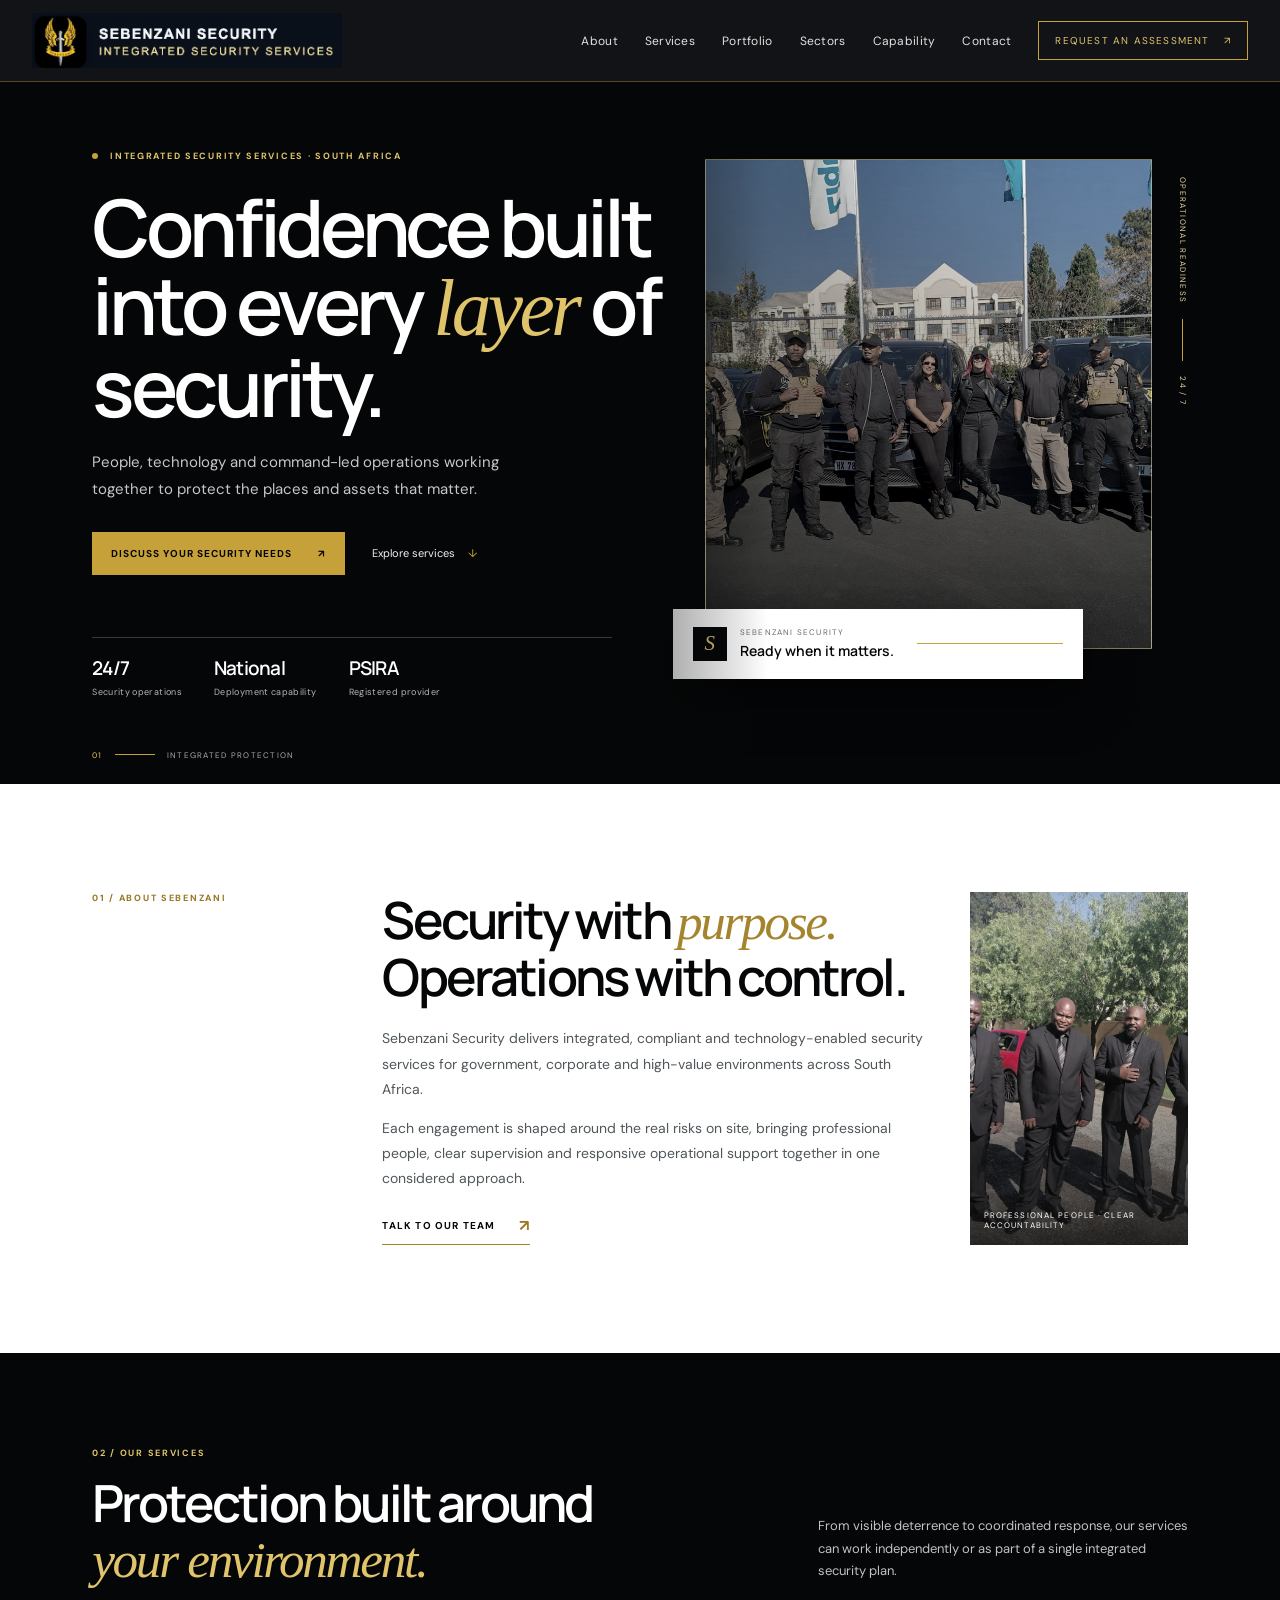
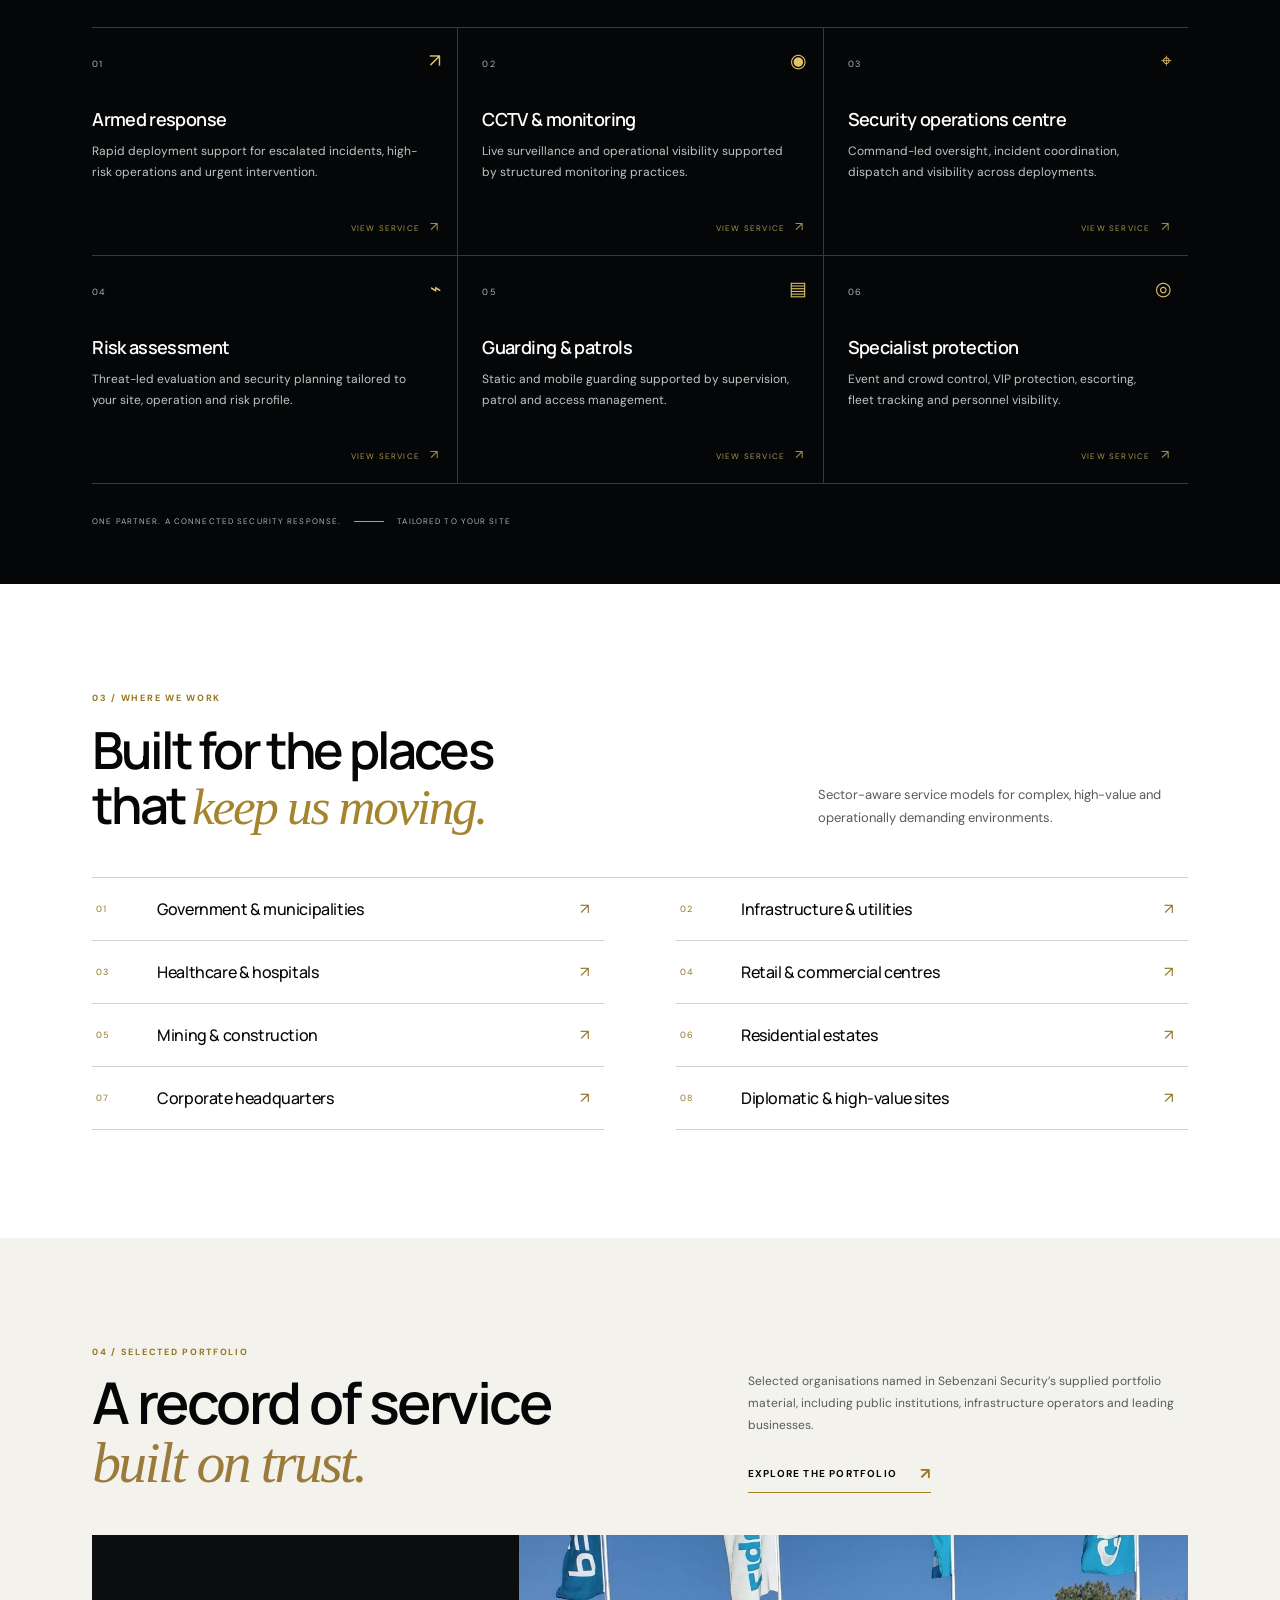
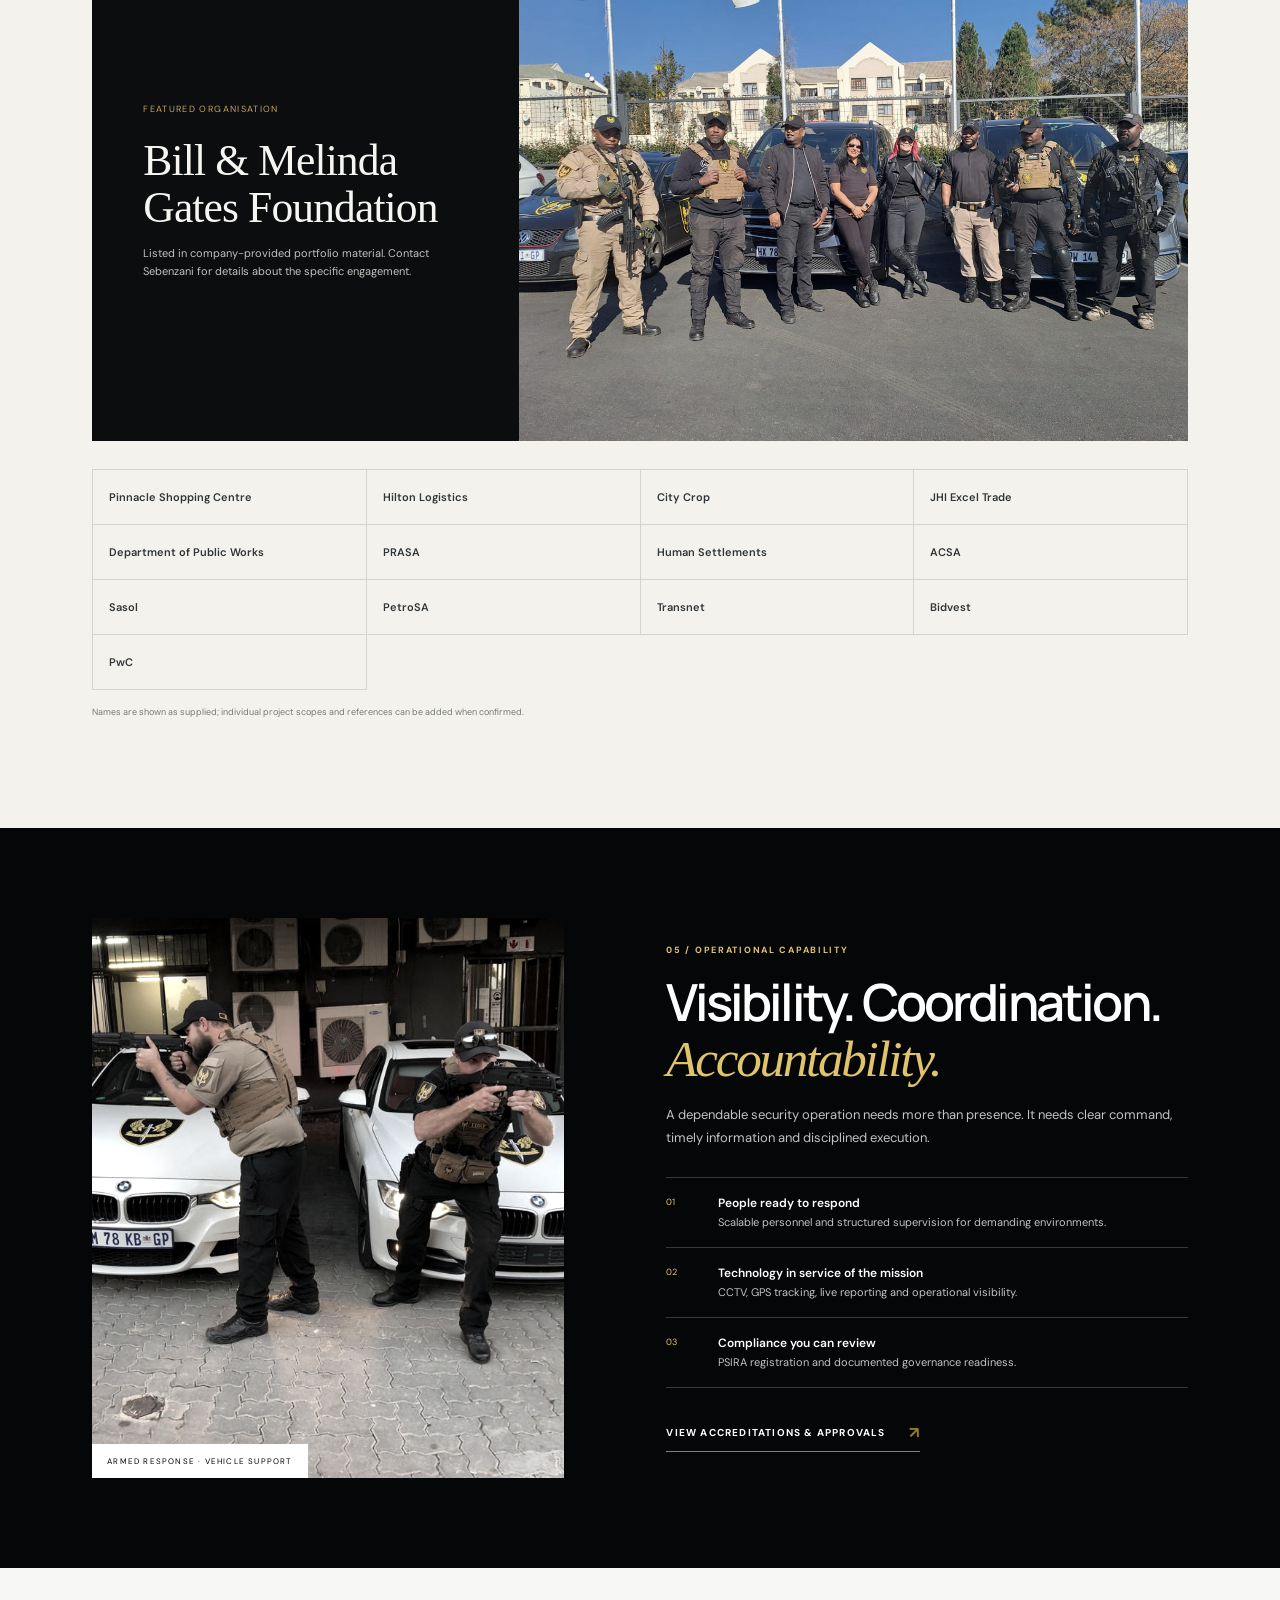
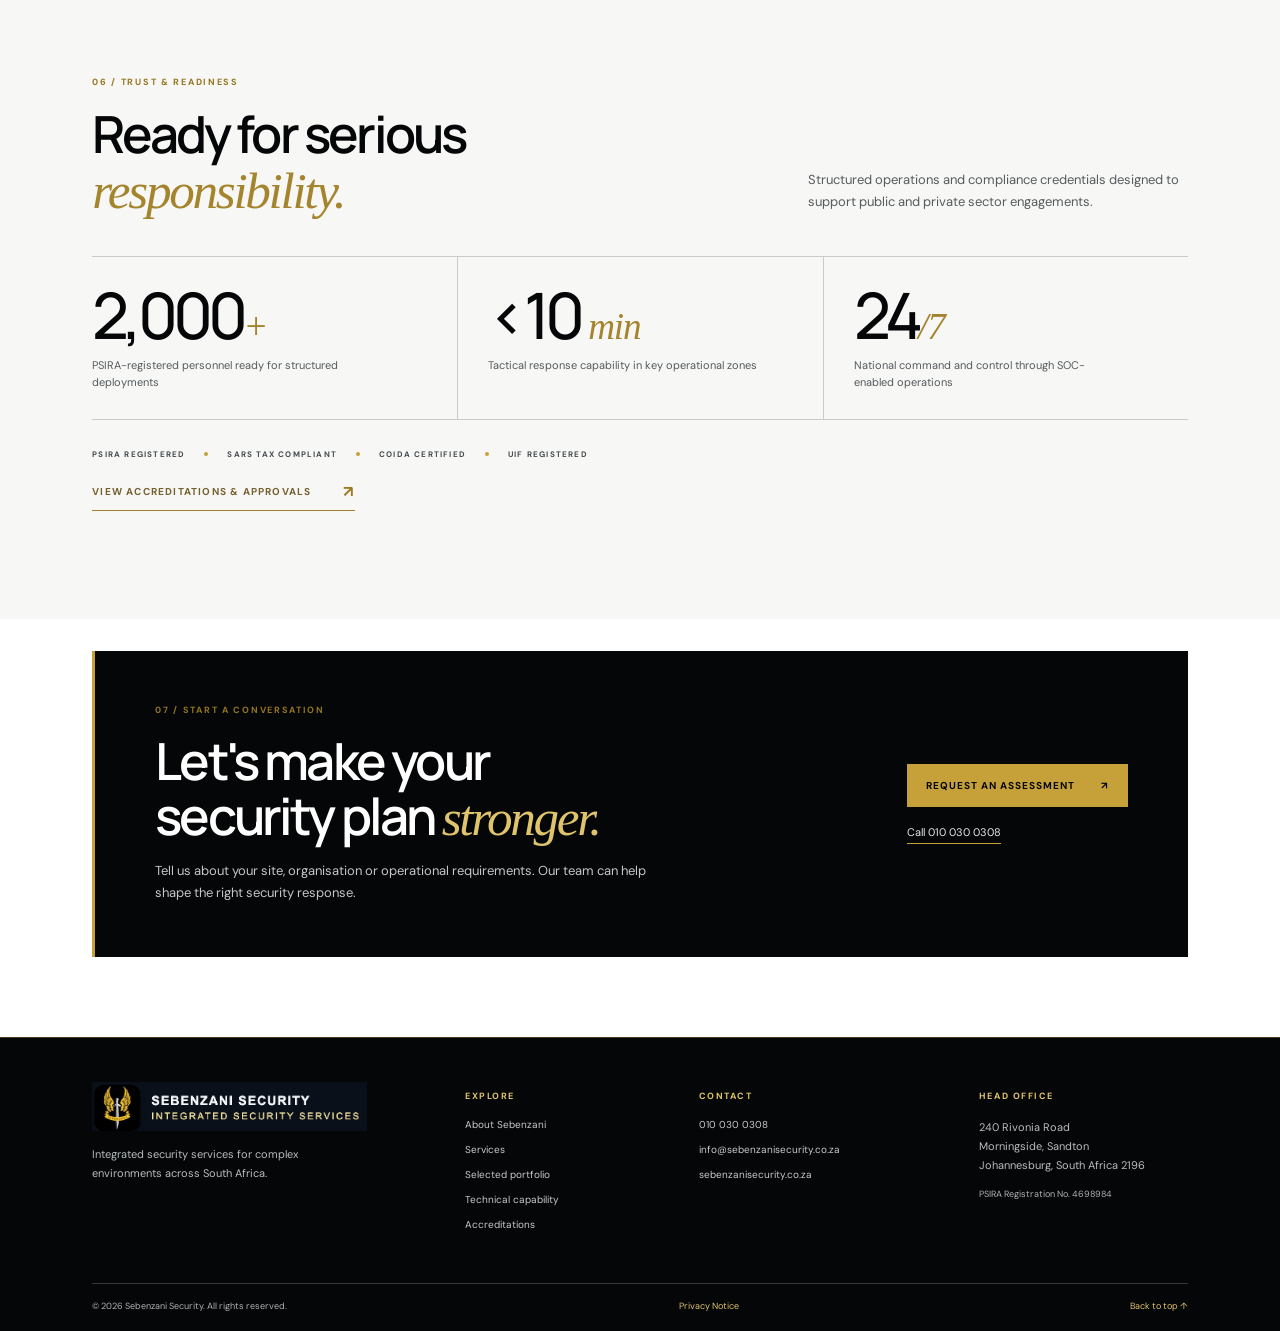
<file: index.html>
<!doctype html>
<html lang="en-ZA">
<head>
  <meta charset="utf-8">
  <meta name="viewport" content="width=device-width, initial-scale=1">
  <meta name="theme-color" content="#111820">
  <meta name="description" content="Sebenzani Security delivers integrated security services, armed response, CCTV monitoring and operational support across South Africa.">
  <title>Sebenzani Security | Integrated Security Services</title>
  <link rel="stylesheet" href="styles.css">
</head>
<body>
  <a class="skip-link" href="#main">Skip to content</a>
  <header class="site-header">
    <div class="nav-wrap">
      <a class="brand" href="#home" aria-label="Sebenzani Security home">
        <img src="assets/logo-header.png" alt="Sebenzani Security — Integrated Security Services">
      </a>
      <button class="menu-toggle" aria-expanded="false" aria-controls="site-nav" aria-label="Open navigation"><span></span><span></span></button>
      <nav id="site-nav" class="site-nav" aria-label="Main navigation">
        <a href="#about">About</a><a href="#services">Services</a><a href="#portfolio">Portfolio</a><a href="#sectors">Sectors</a><a href="#capability">Capability</a><a href="#contact">Contact</a>
        <a class="nav-cta" href="assessment.html">Request an assessment <span aria-hidden="true">↗</span></a>
      </nav>
    </div>
  </header>

  <main id="main">
    <section class="hero" id="home">
      <div class="hero-copy">
        <p class="eyebrow"><span></span> Integrated security services · South Africa</p>
        <h1>Confidence built into every <em>layer</em> of security.</h1>
        <p class="hero-lede">People, technology and command-led operations working together to protect the places and assets that matter.</p>
        <div class="hero-actions"><a class="button button-gold" href="assessment.html">Discuss your security needs <span aria-hidden="true">↗</span></a><a class="text-link" href="#services">Explore services <span aria-hidden="true">↓</span></a></div>
        <div class="hero-proof"><div><strong>24/7</strong><span>Security operations</span></div><div><strong>National</strong><span>Deployment capability</span></div><div><strong>PSIRA</strong><span>Registered provider</span></div></div>
      </div>
      <div class="hero-visual" role="img" aria-label="Sebenzani security operations, personnel and fleet">
        <div class="visual-image"></div>
        <div class="visual-caption"><span class="caption-mark">S</span><div><small>SEBENZANI SECURITY</small><strong>Ready when it matters.</strong></div><span class="caption-rule"></span></div>
        <div class="vertical-note">OPERATIONAL READINESS <i></i> 24 / 7</div>
      </div>
      <div class="hero-index"><span>01</span><i></i><span>INTEGRATED PROTECTION</span></div>
    </section>

    <section class="intro section" id="about">
      <div class="section-kicker">01 / ABOUT SEBENZANI</div>
      <div class="intro-main"><h2>Security with <em>purpose.</em><br>Operations with control.</h2><p>Sebenzani Security delivers integrated, compliant and technology-enabled security services for government, corporate and high-value environments across South Africa.</p><p>Each engagement is shaped around the real risks on site, bringing professional people, clear supervision and responsive operational support together in one considered approach.</p><a class="arrow-link" href="#contact">Talk to our team <span>↗</span></a></div>
      <div class="intro-side intro-photo"><img src="assets/team-professional.jpg" alt="Sebenzani Security team in professional business attire"><span>PROFESSIONAL PEOPLE · CLEAR ACCOUNTABILITY</span></div>
    </section>

    <section class="services section section-dark" id="services">
      <div class="section-top"><div><div class="section-kicker">02 / OUR SERVICES</div><h2>Protection built around<br><em>your environment.</em></h2></div><p>From visible deterrence to coordinated response, our services can work independently or as part of a single integrated security plan.</p></div>
      <div class="service-grid">
        <article class="service-card"><span class="card-number">01</span><div class="service-icon">↗</div><h3>Armed response</h3><p>Rapid deployment support for escalated incidents, high-risk operations and urgent intervention.</p><a href="services/armed-response.html" aria-label="View armed response service details">View service <span>↗</span></a></article>
        <article class="service-card"><span class="card-number">02</span><div class="service-icon">◉</div><h3>CCTV &amp; monitoring</h3><p>Live surveillance and operational visibility supported by structured monitoring practices.</p><a href="services/cctv-monitoring.html" aria-label="View CCTV and monitoring service details">View service <span>↗</span></a></article>
        <article class="service-card"><span class="card-number">03</span><div class="service-icon">⌖</div><h3>Security operations centre</h3><p>Command-led oversight, incident coordination, dispatch and visibility across deployments.</p><a href="services/security-operations-centre.html" aria-label="View security operations centre service details">View service <span>↗</span></a></article>
        <article class="service-card"><span class="card-number">04</span><div class="service-icon">⌁</div><h3>Risk assessment</h3><p>Threat-led evaluation and security planning tailored to your site, operation and risk profile.</p><a href="services/risk-assessment.html" aria-label="View risk assessment service details">View service <span>↗</span></a></article>
        <article class="service-card"><span class="card-number">05</span><div class="service-icon">▤</div><h3>Guarding &amp; patrols</h3><p>Static and mobile guarding supported by supervision, patrol and access management.</p><a href="services/guarding-patrols.html" aria-label="View guarding and patrols service details">View service <span>↗</span></a></article>
        <article class="service-card"><span class="card-number">06</span><div class="service-icon">◎</div><h3>Specialist protection</h3><p>Event and crowd control, VIP protection, escorting, fleet tracking and personnel visibility.</p><a href="services/specialist-protection.html" aria-label="View specialist protection service details">View service <span>↗</span></a></article>
      </div>
      <div class="service-foot"><span>ONE PARTNER. A CONNECTED SECURITY RESPONSE.</span><span class="gold-dash"></span><span>TAILORED TO YOUR SITE</span></div>
    </section>

    <section class="sectors section" id="sectors">
      <div class="section-kicker">03 / WHERE WE WORK</div>
      <div class="sector-heading"><h2>Built for the places<br>that <em>keep us moving.</em></h2><p>Sector-aware service models for complex, high-value and operationally demanding environments.</p></div>
      <div class="sector-list">
        <div><span>01</span><strong>Government &amp; municipalities</strong><b>↗</b></div><div><span>02</span><strong>Infrastructure &amp; utilities</strong><b>↗</b></div>
        <div><span>03</span><strong>Healthcare &amp; hospitals</strong><b>↗</b></div><div><span>04</span><strong>Retail &amp; commercial centres</strong><b>↗</b></div>
        <div><span>05</span><strong>Mining &amp; construction</strong><b>↗</b></div><div><span>06</span><strong>Residential estates</strong><b>↗</b></div>
        <div><span>07</span><strong>Corporate headquarters</strong><b>↗</b></div><div><span>08</span><strong>Diplomatic &amp; high-value sites</strong><b>↗</b></div>
      </div>
    </section>

    <section class="home-portfolio section" id="portfolio">
      <div class="portfolio-home-heading"><div><div class="section-kicker">04 / SELECTED PORTFOLIO</div><h2>A record of service<br><em>built on trust.</em></h2></div><div class="portfolio-home-intro"><p>Selected organisations named in Sebenzani Security’s supplied portfolio material, including public institutions, infrastructure operators and leading businesses.</p><a class="arrow-link" href="portfolio.html">Explore the portfolio <span>↗</span></a></div></div>
      <div class="portfolio-home-feature"><div class="portfolio-home-feature-copy"><span>FEATURED ORGANISATION</span><h3>Bill &amp; Melinda<br>Gates Foundation</h3><p>Listed in company-provided portfolio material. Contact Sebenzani for details about the specific engagement.</p></div><div class="portfolio-home-feature-image"><img src="assets/fleet-team.jpg" alt="Sebenzani Security personnel and fleet"></div></div>
      <div class="portfolio-name-grid" aria-label="Other organisations listed in supplied portfolio material"><span>Pinnacle Shopping Centre</span><span>Hilton Logistics</span><span>City Crop</span><span>JHI Excel Trade</span><span>Department of Public Works</span><span>PRASA</span><span>Human Settlements</span><span>ACSA</span><span>Sasol</span><span>PetroSA</span><span>Transnet</span><span>Bidvest</span><span>PwC</span></div>
      <p class="portfolio-home-note">Names are shown as supplied; individual project scopes and references can be added when confirmed.</p>
    </section>

    <section class="capability section section-dark" id="capability">
      <div class="capability-image"><img src="assets/armed-response.jpg" alt="Sebenzani Security armed response officers positioned with company vehicles"><span class="image-label">ARMED RESPONSE · VEHICLE SUPPORT</span></div>
      <div class="capability-copy"><div class="section-kicker">05 / OPERATIONAL CAPABILITY</div><h2>Visibility. Coordination. <em>Accountability.</em></h2><p class="capability-lede">A dependable security operation needs more than presence. It needs clear command, timely information and disciplined execution.</p>
        <div class="capability-points"><div><span>01</span><p><strong>People ready to respond</strong><br>Scalable personnel and structured supervision for demanding environments.</p></div><div><span>02</span><p><strong>Technology in service of the mission</strong><br>CCTV, GPS tracking, live reporting and operational visibility.</p></div><div><span>03</span><p><strong>Compliance you can review</strong><br>PSIRA registration and documented governance readiness.</p></div></div>
        <a class="arrow-link" href="assessment.html#accreditations">View accreditations &amp; approvals <span>↗</span></a>
      </div>
    </section>

    <section class="proof section">
      <div class="section-kicker">06 / TRUST &amp; READINESS</div><div class="proof-heading"><h2>Ready for serious<br><em>responsibility.</em></h2><p>Structured operations and compliance credentials designed to support public and private sector engagements.</p></div>
      <div class="proof-row"><div class="proof-stat"><strong>2,000<span>+</span></strong><small>PSIRA-registered personnel ready for structured deployments</small></div><div class="proof-stat"><strong>&lt;10 <span>min</span></strong><small>Tactical response capability in key operational zones</small></div><div class="proof-stat"><strong>24<span>/7</span></strong><small>National command and control through SOC-enabled operations</small></div></div>
      <div class="compliance"><span>PSIRA REGISTERED</span><i></i><span>SARS TAX COMPLIANT</span><i></i><span>COIDA CERTIFIED</span><i></i><span>UIF REGISTERED</span></div><a class="arrow-link compliance-link" href="assessment.html#accreditations">View accreditations &amp; approvals <span>↗</span></a>
    </section>

    <section class="contact section" id="contact">
      <div class="contact-panel"><div><div class="section-kicker">07 / START A CONVERSATION</div><h2>Let's make your<br>security plan <em>stronger.</em></h2><p>Tell us about your site, organisation or operational requirements. Our team can help shape the right security response.</p></div><div class="contact-actions"><a class="button button-gold" href="assessment.html">Request an assessment <span>↗</span></a><a class="contact-phone" href="tel:+27100300308">Call 010 030 0308</a></div></div>
    </section>
  </main>
  <footer class="site-footer">
    <div class="footer-main"><div class="footer-brand"><img src="assets/logo-header.png" alt="Sebenzani Security"><p>Integrated security services for complex environments across South Africa.</p></div><div><h3>Explore</h3><a href="#about">About Sebenzani</a><a href="#services">Services</a><a href="#portfolio">Selected portfolio</a><a href="#capability">Technical capability</a><a href="assessment.html#accreditations">Accreditations</a></div><div><h3>Contact</h3><a href="tel:+27100300308">010 030 0308</a><a href="mailto:info@sebenzanisecurity.co.za">info@sebenzanisecurity.co.za</a><a href="https://sebenzanisecurity.co.za">sebenzanisecurity.co.za</a></div><div><h3>Head office</h3><p>240 Rivonia Road<br>Morningside, Sandton<br>Johannesburg, South Africa 2196</p><small>PSIRA Registration No. 4698984</small></div></div>
    <div class="footer-bottom"><span>© <span id="year">2026</span> Sebenzani Security. All rights reserved.</span><a href="privacy.html">Privacy Notice</a><a href="#home">Back to top ↑</a></div>
  </footer>
  <script src="script.js"></script>
</body>
</html>
</file>
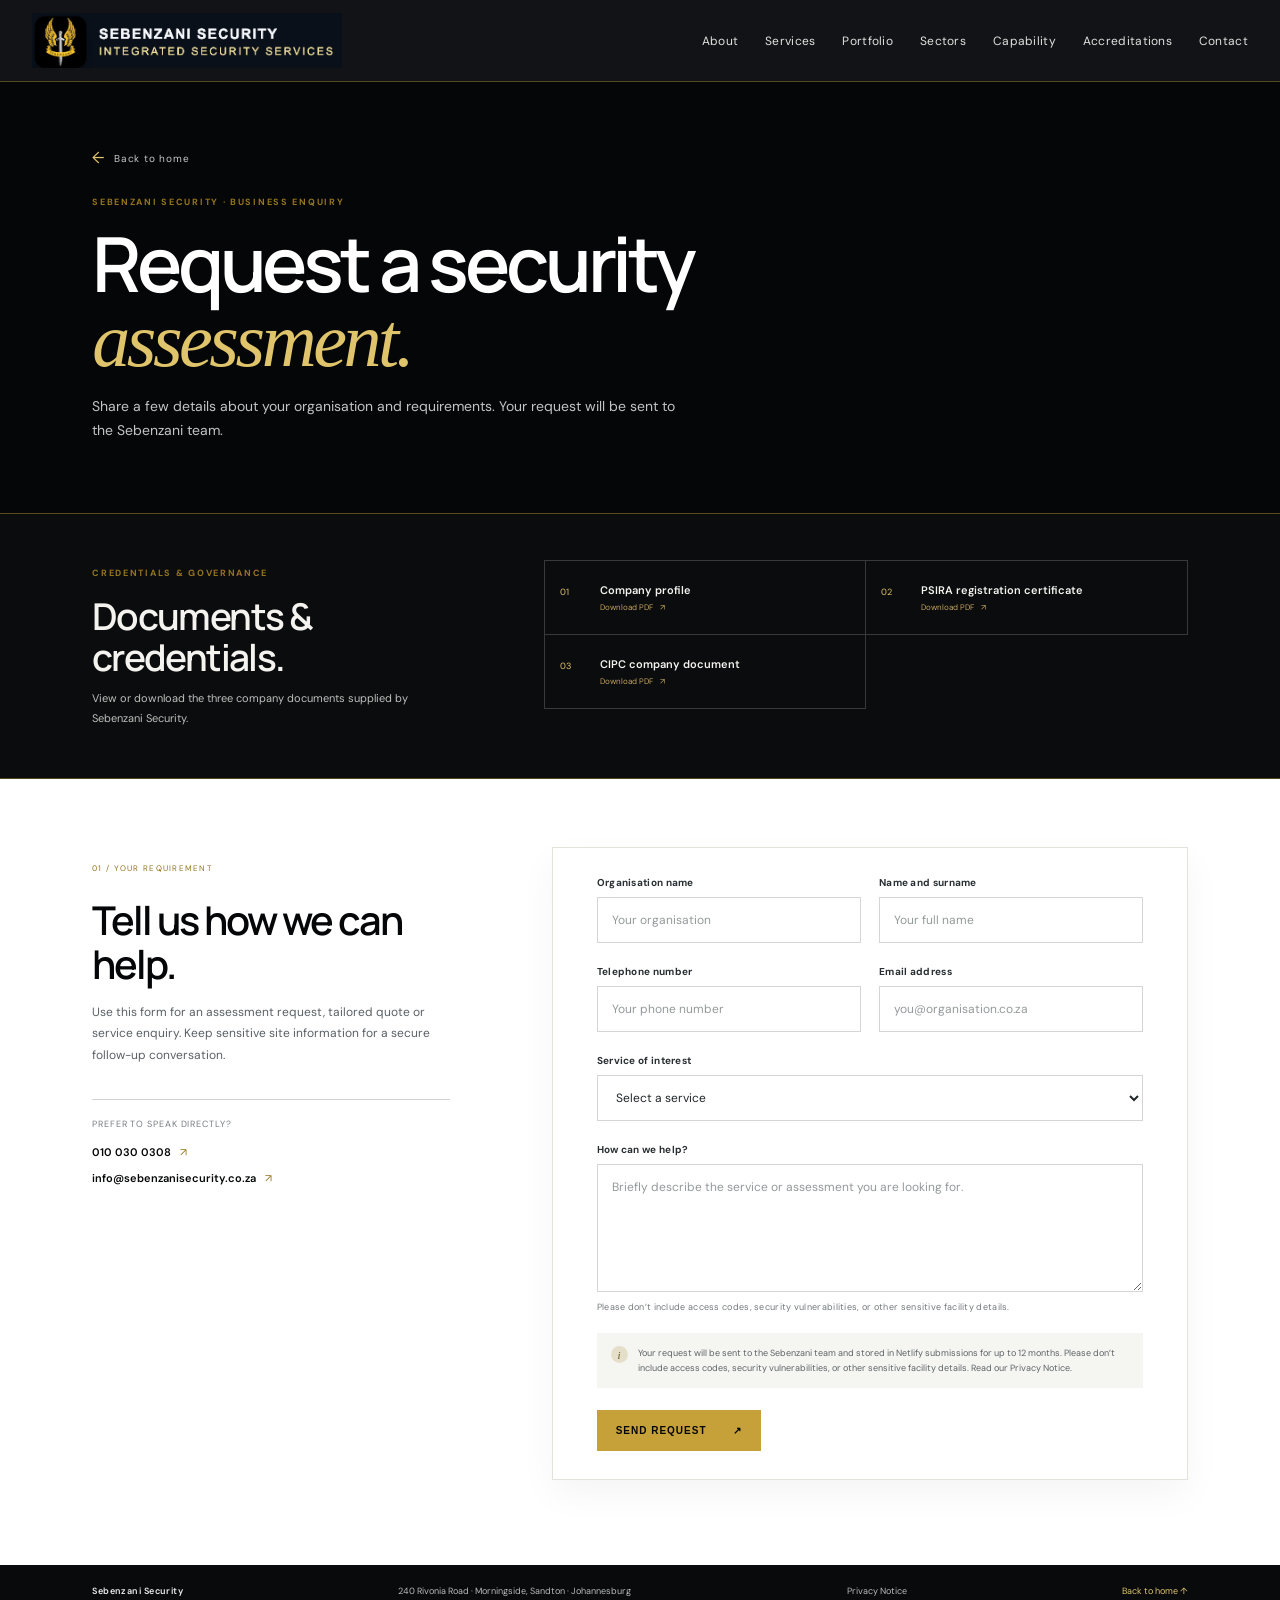
<file: assessment.html>
<!doctype html>
<html lang="en-ZA">
<head>
  <meta charset="utf-8"><meta name="viewport" content="width=device-width, initial-scale=1"><meta name="theme-color" content="#050607">
  <meta name="description" content="Request a security assessment or tailored quote from Sebenzani Security.">
  <title>Request a Security Assessment | Sebenzani Security</title>
  <link rel="stylesheet" href="styles.css"><link rel="stylesheet" href="assessment.css">
</head>
<body>
  <a class="skip-link" href="#main">Skip to content</a>
  <header class="site-header"><div class="nav-wrap">
    <a class="brand" href="index.html#home" aria-label="Sebenzani Security home"><img src="assets/logo-header.png" alt="Sebenzani Security — Integrated Security Services"></a>
    <button class="menu-toggle" aria-expanded="false" aria-controls="site-nav" aria-label="Open navigation"><span></span><span></span></button>
    <nav id="site-nav" class="site-nav" aria-label="Main navigation"><a href="index.html#about">About</a><a href="index.html#services">Services</a><a href="index.html#portfolio">Portfolio</a><a href="index.html#sectors">Sectors</a><a href="index.html#capability">Capability</a><a href="#accreditations">Accreditations</a><a href="index.html#contact">Contact</a></nav>
  </div></header>
  <main id="main">
    <section class="assessment-hero"><a class="assessment-home-link" href="index.html#home"><span aria-hidden="true">←</span> Back to home</a><div class="section-kicker">SEBENZANI SECURITY · BUSINESS ENQUIRY</div><h1>Request a security <em>assessment.</em></h1><p>Share a few details about your organisation and requirements. Your request will be sent to the Sebenzani team.</p></section>
    <section class="accreditation-panel" id="accreditations"><div><span class="section-kicker">CREDENTIALS &amp; GOVERNANCE</span><h2>Documents &amp; credentials.</h2><p>View or download the three company documents supplied by Sebenzani Security.</p></div><div class="accreditation-slots"><a href="assets/documents/sebenzani-company-profile.pdf" download="Sebenzani-Company-Profile.pdf"><span>01</span><strong>Company profile</strong><small>Download PDF <b aria-hidden="true">↗</b></small></a><a href="assets/documents/psira-registration-certificate.pdf" download="PSIRA-Registration-Certificate.pdf"><span>02</span><strong>PSIRA registration certificate</strong><small>Download PDF <b aria-hidden="true">↗</b></small></a><a href="assets/documents/sebenzani-cipc-document.pdf" download="Sebenzani-CIPC-Document.pdf"><span>03</span><strong>CIPC company document</strong><small>Download PDF <b aria-hidden="true">↗</b></small></a></div></section>
    <section class="assessment-content">
      <div class="assessment-intro"><span class="intro-index">01 / YOUR REQUIREMENT</span><h2>Tell us how we can help.</h2><p>Use this form for an assessment request, tailored quote or service enquiry. Keep sensitive site information for a secure follow-up conversation.</p><div class="direct-contact"><span>Prefer to speak directly?</span><a href="tel:+27100300308">010 030 0308 <b>↗</b></a><a href="mailto:info@sebenzanisecurity.co.za">info@sebenzanisecurity.co.za <b>↗</b></a></div></div>
      <div class="form-shell">
        <form id="assessment-form" name="assessment-request" method="POST" data-netlify="true" netlify-honeypot="bot-field">
          <input type="hidden" name="form-name" value="assessment-request">
          <p hidden><label>Leave this field empty: <input name="bot-field" tabindex="-1" autocomplete="off"></label></p>
          <div class="form-grid">
            <label>Organisation name<input name="organisation" autocomplete="organization" maxlength="120" placeholder="Your organisation" required></label>
            <label>Name and surname<input name="name" autocomplete="name" maxlength="120" placeholder="Your full name" required></label>
            <label>Telephone number<input name="telephone" type="tel" autocomplete="tel" maxlength="40" placeholder="Your phone number" required></label>
            <label>Email address<input name="email" type="email" autocomplete="email" maxlength="180" placeholder="you@organisation.co.za" required></label>
            <label class="form-wide">Service of interest<select name="service" id="service-choice" required><option value="">Select a service</option><option>Armed response</option><option>CCTV &amp; monitoring</option><option>Security operations centre</option><option>Risk assessment</option><option>Guarding &amp; patrols</option><option>Specialist protection</option><option>General enquiry / not sure yet</option></select></label>
            <label class="form-wide">How can we help?<textarea name="requirements" rows="5" maxlength="1800" placeholder="Briefly describe the service or assessment you are looking for." required></textarea><small>Please don’t include access codes, security vulnerabilities, or other sensitive facility details.</small></label>
          </div>
          <div class="form-consent"><span class="consent-mark">i</span><p>Your request will be sent to the Sebenzani team and stored in Netlify submissions for up to 12 months. Please don’t include access codes, security vulnerabilities, or other sensitive facility details. <a href="privacy.html">Read our Privacy Notice</a>.</p></div>
          <p class="form-status" id="form-status" role="status" aria-live="polite" hidden></p>
          <button class="button button-gold form-submit" type="submit">Send request <span aria-hidden="true">↗</span></button>
        </form>
        <section id="request-summary" class="request-summary" aria-live="polite" hidden>
          <div class="summary-head"><div><span class="section-kicker">REQUEST RECEIVED</span><h2>Thank you. We have your request.</h2></div><span class="summary-status">SUBMITTED</span></div>
          <p class="summary-intro">Your request has been sent to the Sebenzani team. Keep this summary for your records.</p>
          <dl class="summary-fields">
            <div><dt>Organisation</dt><dd data-summary="organisation"></dd></div><div><dt>Contact name</dt><dd data-summary="name"></dd></div>
            <div><dt>Telephone</dt><dd data-summary="telephone"></dd></div><div><dt>Email</dt><dd data-summary="email"></dd></div>
            <div><dt>Service</dt><dd data-summary="service"></dd></div><div class="summary-wide"><dt>Requirements</dt><dd data-summary="requirements"></dd></div>
          </dl>
          <div class="summary-actions"><button class="button button-outline" type="button" id="print-request">Print / save as PDF <span aria-hidden="true">↓</span></button></div>
          <p class="summary-footnote">The team can reply to the email address or telephone number you provided. For urgent enquiries, call <a href="tel:+27100300308">010 030 0308</a>.</p>
          <div class="print-brand"><img src="assets/logo-header.png" alt="Sebenzani Security"><span>Security assessment request</span></div>
        </section>
      </div>
    </section>
  </main>
  <footer class="assessment-footer"><a href="index.html#home">Sebenzani Security</a><span>240 Rivonia Road · Morningside, Sandton · Johannesburg</span><a href="privacy.html">Privacy Notice</a><a href="index.html#home">Back to home ↑</a></footer>
  <script src="script.js"></script><script src="assessment.js"></script>
</body>
</html>
</file>
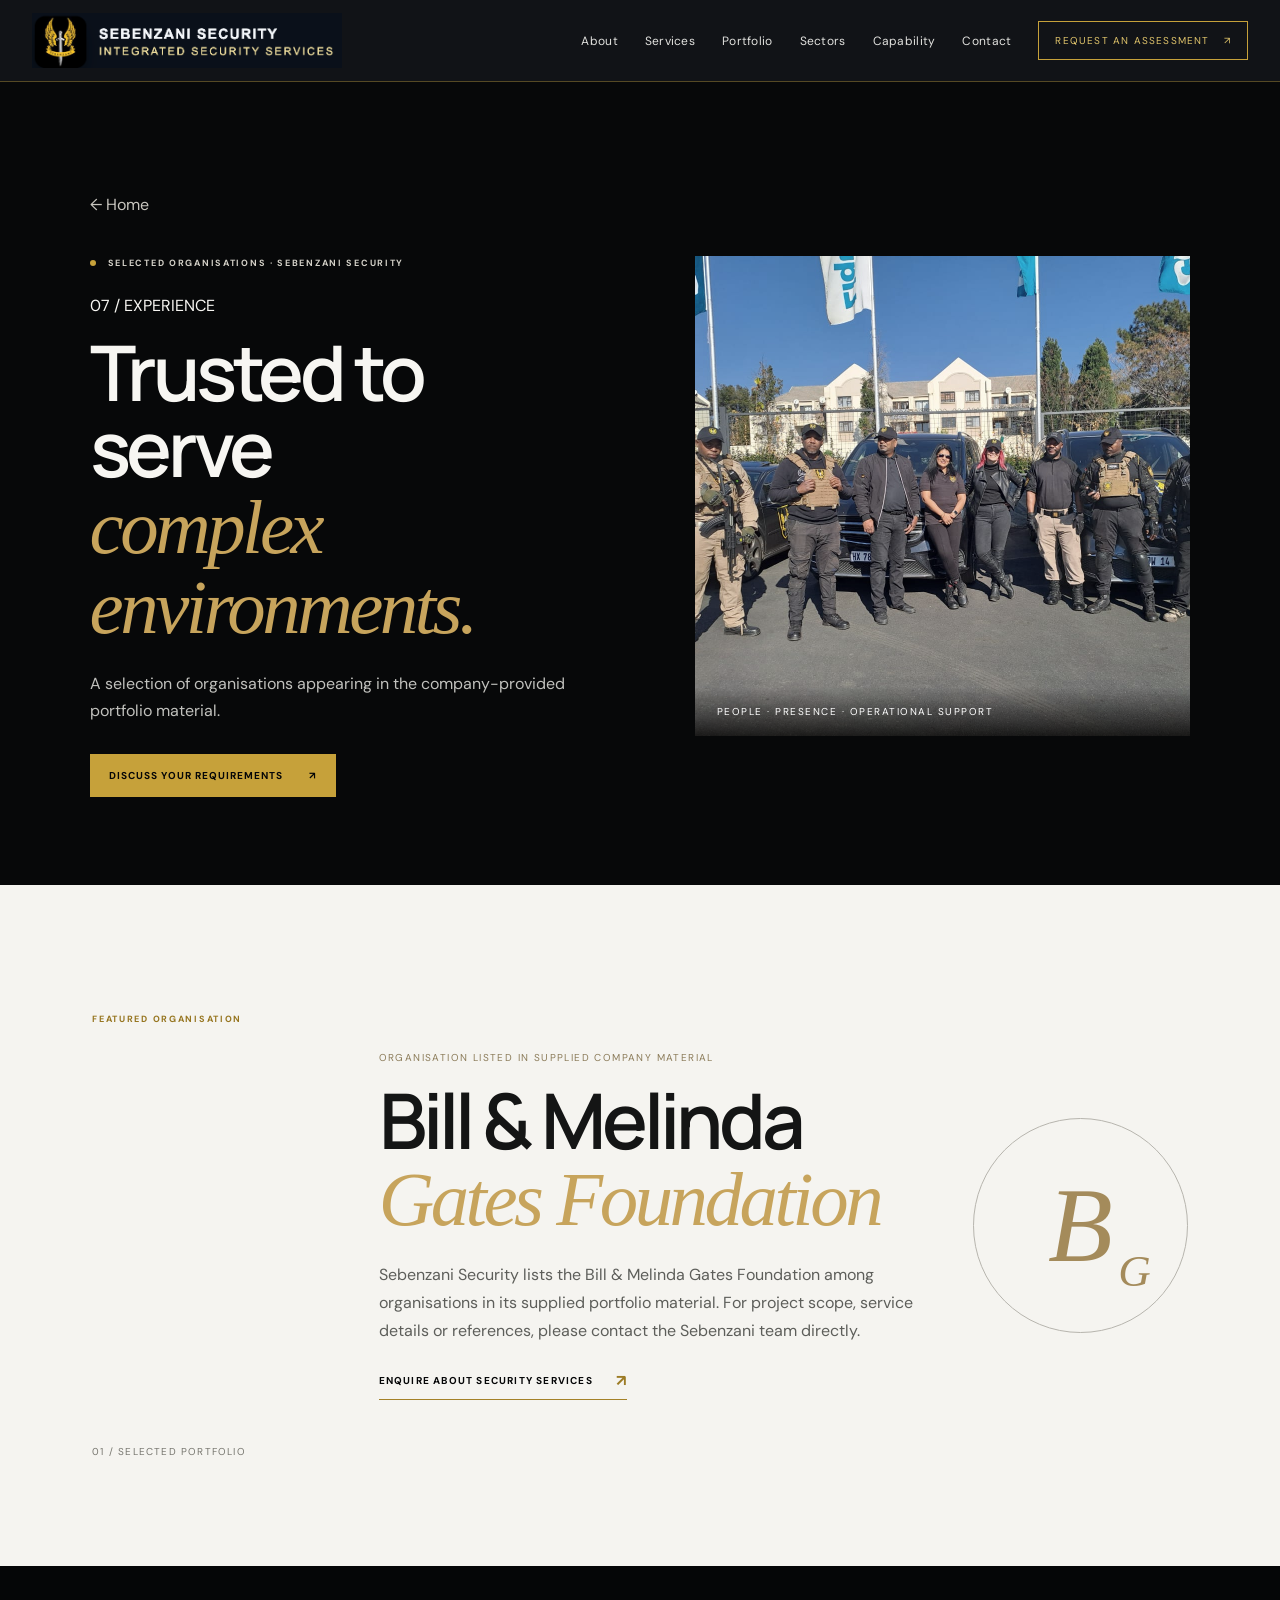
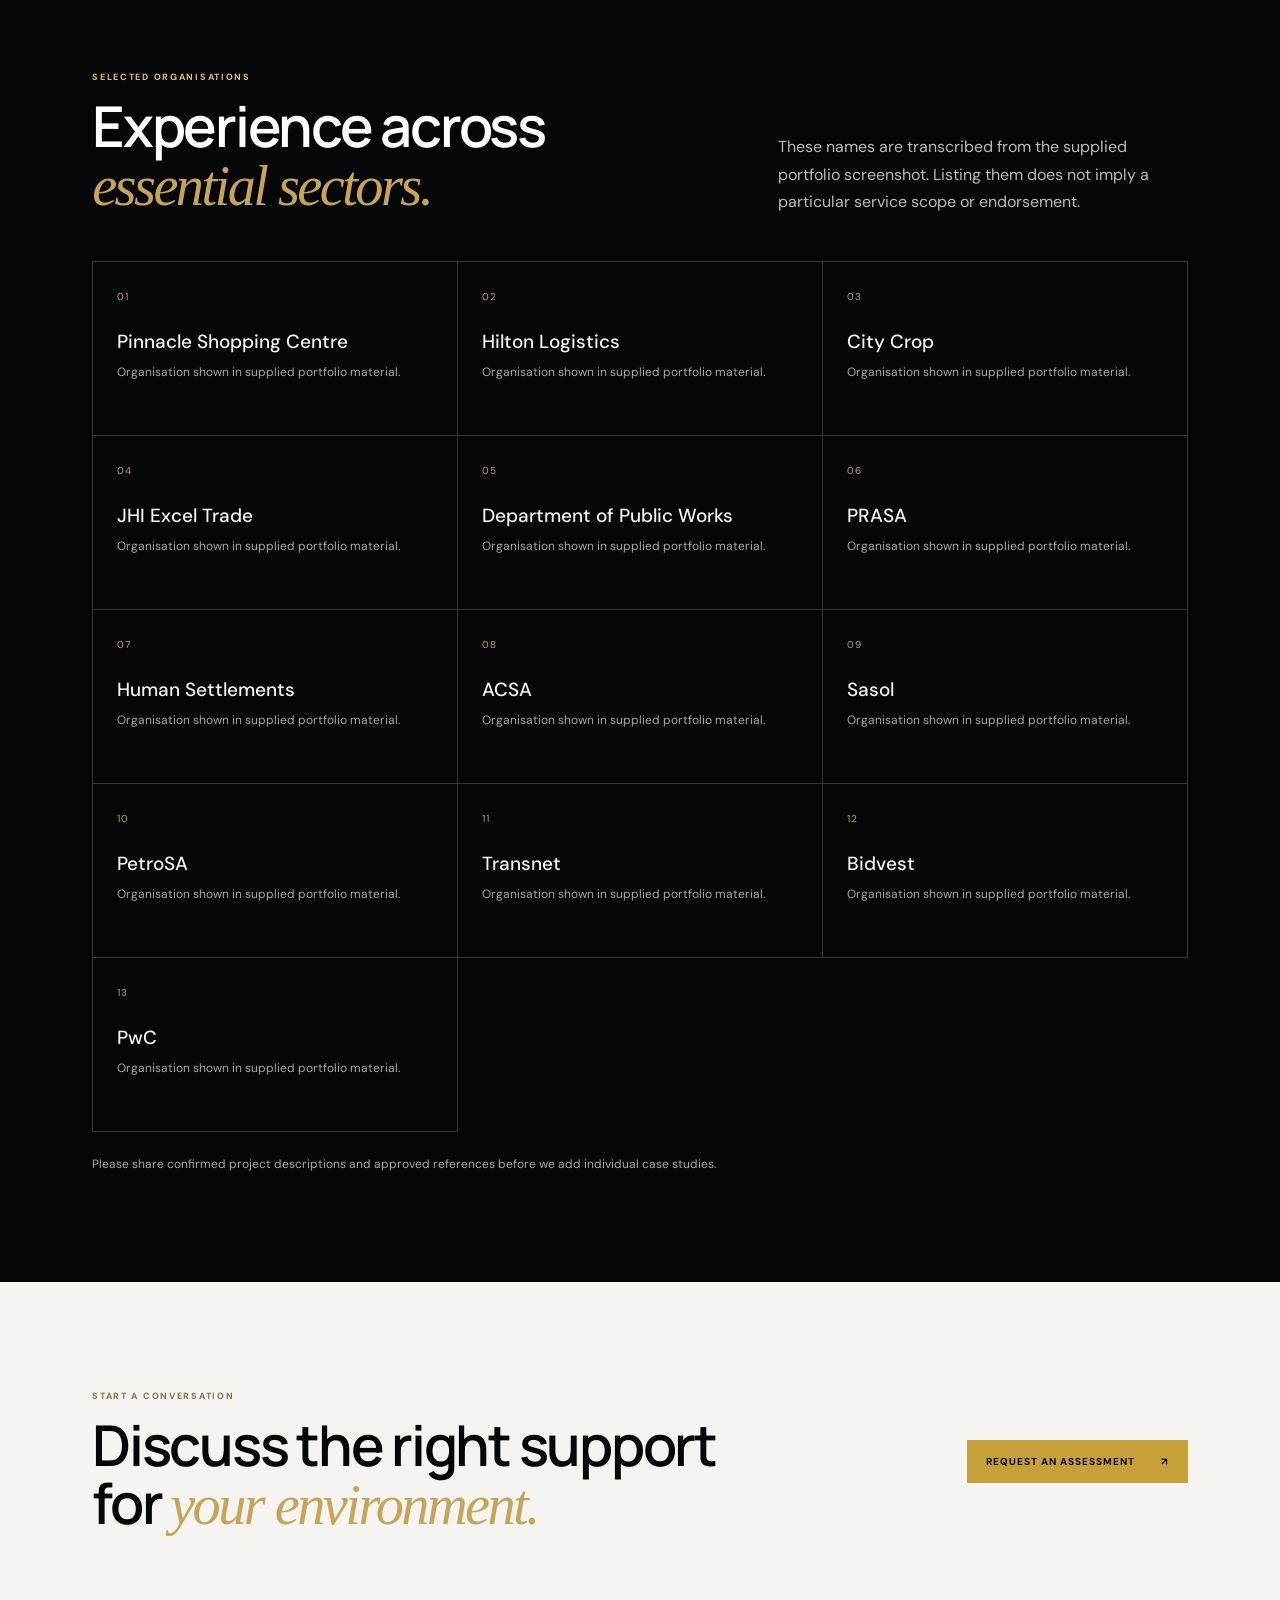
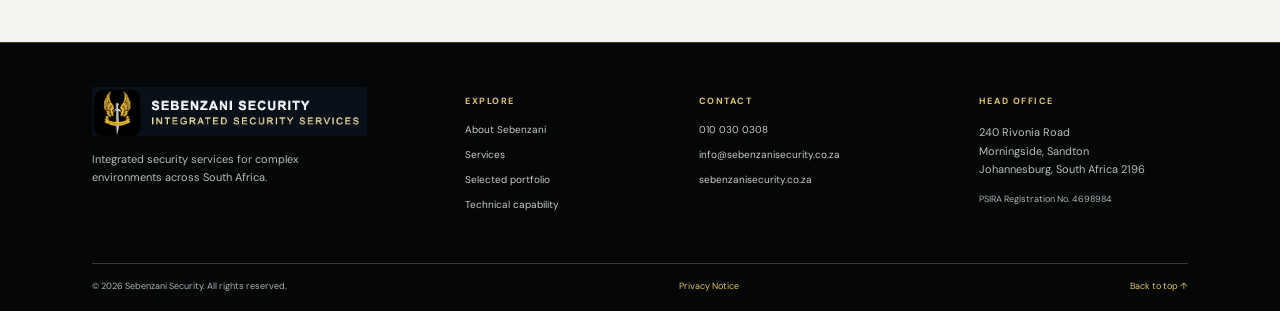
<file: portfolio.html>
<!doctype html>
<html lang="en-ZA">
<head>
  <meta charset="utf-8"><meta name="viewport" content="width=device-width, initial-scale=1"><meta name="theme-color" content="#050607">
  <meta name="description" content="Selected organisations listed in Sebenzani Security's company-provided portfolio material.">
  <title>Selected Portfolio | Sebenzani Security</title>
  <link rel="stylesheet" href="styles.css"><link rel="stylesheet" href="portfolio.css">
</head>
<body>
  <a class="skip-link" href="#main">Skip to content</a>
  <header class="site-header"><div class="nav-wrap">
    <a class="brand" href="index.html#home" aria-label="Sebenzani Security home"><img src="assets/logo-header.png" alt="Sebenzani Security — Integrated Security Services"></a>
    <button class="menu-toggle" aria-expanded="false" aria-controls="site-nav" aria-label="Open navigation"><span></span><span></span></button>
    <nav id="site-nav" class="site-nav" aria-label="Main navigation"><a href="index.html#about">About</a><a href="index.html#services">Services</a><a href="portfolio.html" aria-current="page">Portfolio</a><a href="index.html#sectors">Sectors</a><a href="index.html#capability">Capability</a><a href="index.html#contact">Contact</a><a class="nav-cta" href="assessment.html">Request an assessment <span aria-hidden="true">↗</span></a></nav>
  </div></header>
  <main id="main">
    <section class="portfolio-hero"><div class="portfolio-hero-copy"><a class="breadcrumb" href="index.html#home">← Home</a><p class="eyebrow"><span></span>SELECTED ORGANISATIONS · SEBENZANI SECURITY</p><p class="service-number">07 / EXPERIENCE</p><h1>Trusted to serve<br><em>complex environments.</em></h1><p class="service-lede">A selection of organisations appearing in the company-provided portfolio material.</p><a class="button button-gold" href="assessment.html">Discuss your requirements <span aria-hidden="true">↗</span></a></div><div class="portfolio-hero-media"><img src="assets/fleet-team.jpg" alt="Sebenzani Security personnel and vehicles"><span>PEOPLE · PRESENCE · OPERATIONAL SUPPORT</span></div></section>
    <section class="portfolio-feature section"><div class="portfolio-feature-label"><span class="section-kicker">FEATURED ORGANISATION</span><span>01 / SELECTED PORTFOLIO</span></div><div class="portfolio-feature-content"><p class="portfolio-overline">ORGANISATION LISTED IN SUPPLIED COMPANY MATERIAL</p><h2>Bill &amp; Melinda<br><em>Gates Foundation</em></h2><p>Sebenzani Security lists the Bill &amp; Melinda Gates Foundation among organisations in its supplied portfolio material. For project scope, service details or references, please contact the Sebenzani team directly.</p><a class="arrow-link" href="assessment.html">Enquire about security services <span>↗</span></a></div><div class="portfolio-feature-mark" aria-hidden="true">B<span>G</span></div></section>
    <section class="portfolio-list-section section section-dark"><div class="portfolio-list-heading"><div><div class="section-kicker">SELECTED ORGANISATIONS</div><h2>Experience across<br><em>essential sectors.</em></h2></div><p>These names are transcribed from the supplied portfolio screenshot. Listing them does not imply a particular service scope or endorsement.</p></div><div class="portfolio-grid">
      <article><span>01</span><h3>Pinnacle Shopping Centre</h3><p>Organisation shown in supplied portfolio material.</p></article>
      <article><span>02</span><h3>Hilton Logistics</h3><p>Organisation shown in supplied portfolio material.</p></article>
      <article><span>03</span><h3>City Crop</h3><p>Organisation shown in supplied portfolio material.</p></article>
      <article><span>04</span><h3>JHI Excel Trade</h3><p>Organisation shown in supplied portfolio material.</p></article>
      <article><span>05</span><h3>Department of Public Works</h3><p>Organisation shown in supplied portfolio material.</p></article>
      <article><span>06</span><h3>PRASA</h3><p>Organisation shown in supplied portfolio material.</p></article>
      <article><span>07</span><h3>Human Settlements</h3><p>Organisation shown in supplied portfolio material.</p></article>
      <article><span>08</span><h3>ACSA</h3><p>Organisation shown in supplied portfolio material.</p></article>
      <article><span>09</span><h3>Sasol</h3><p>Organisation shown in supplied portfolio material.</p></article>
      <article><span>10</span><h3>PetroSA</h3><p>Organisation shown in supplied portfolio material.</p></article>
      <article><span>11</span><h3>Transnet</h3><p>Organisation shown in supplied portfolio material.</p></article>
      <article><span>12</span><h3>Bidvest</h3><p>Organisation shown in supplied portfolio material.</p></article>
      <article><span>13</span><h3>PwC</h3><p>Organisation shown in supplied portfolio material.</p></article>
    </div><p class="portfolio-note">Please share confirmed project descriptions and approved references before we add individual case studies.</p></section>
    <section class="portfolio-cta section"><div><div class="section-kicker">START A CONVERSATION</div><h2>Discuss the right support<br>for <em>your environment.</em></h2></div><a class="button button-gold" href="assessment.html">Request an assessment <span>↗</span></a></section>
  </main>
  <footer class="site-footer"><div class="footer-main"><div class="footer-brand"><img src="assets/logo-header.png" alt="Sebenzani Security"><p>Integrated security services for complex environments across South Africa.</p></div><div><h3>Explore</h3><a href="index.html#about">About Sebenzani</a><a href="index.html#services">Services</a><a href="portfolio.html">Selected portfolio</a><a href="index.html#capability">Technical capability</a></div><div><h3>Contact</h3><a href="tel:+27100300308">010 030 0308</a><a href="mailto:info@sebenzanisecurity.co.za">info@sebenzanisecurity.co.za</a><a href="https://sebenzanisecurity.co.za">sebenzanisecurity.co.za</a></div><div><h3>Head office</h3><p>240 Rivonia Road<br>Morningside, Sandton<br>Johannesburg, South Africa 2196</p><small>PSIRA Registration No. 4698984</small></div></div><div class="footer-bottom"><span>© <span id="year">2026</span> Sebenzani Security. All rights reserved.</span><a href="privacy.html">Privacy Notice</a><a href="#main">Back to top ↑</a></div></footer>
  <script src="script.js"></script>
</body>
</html>
</file>
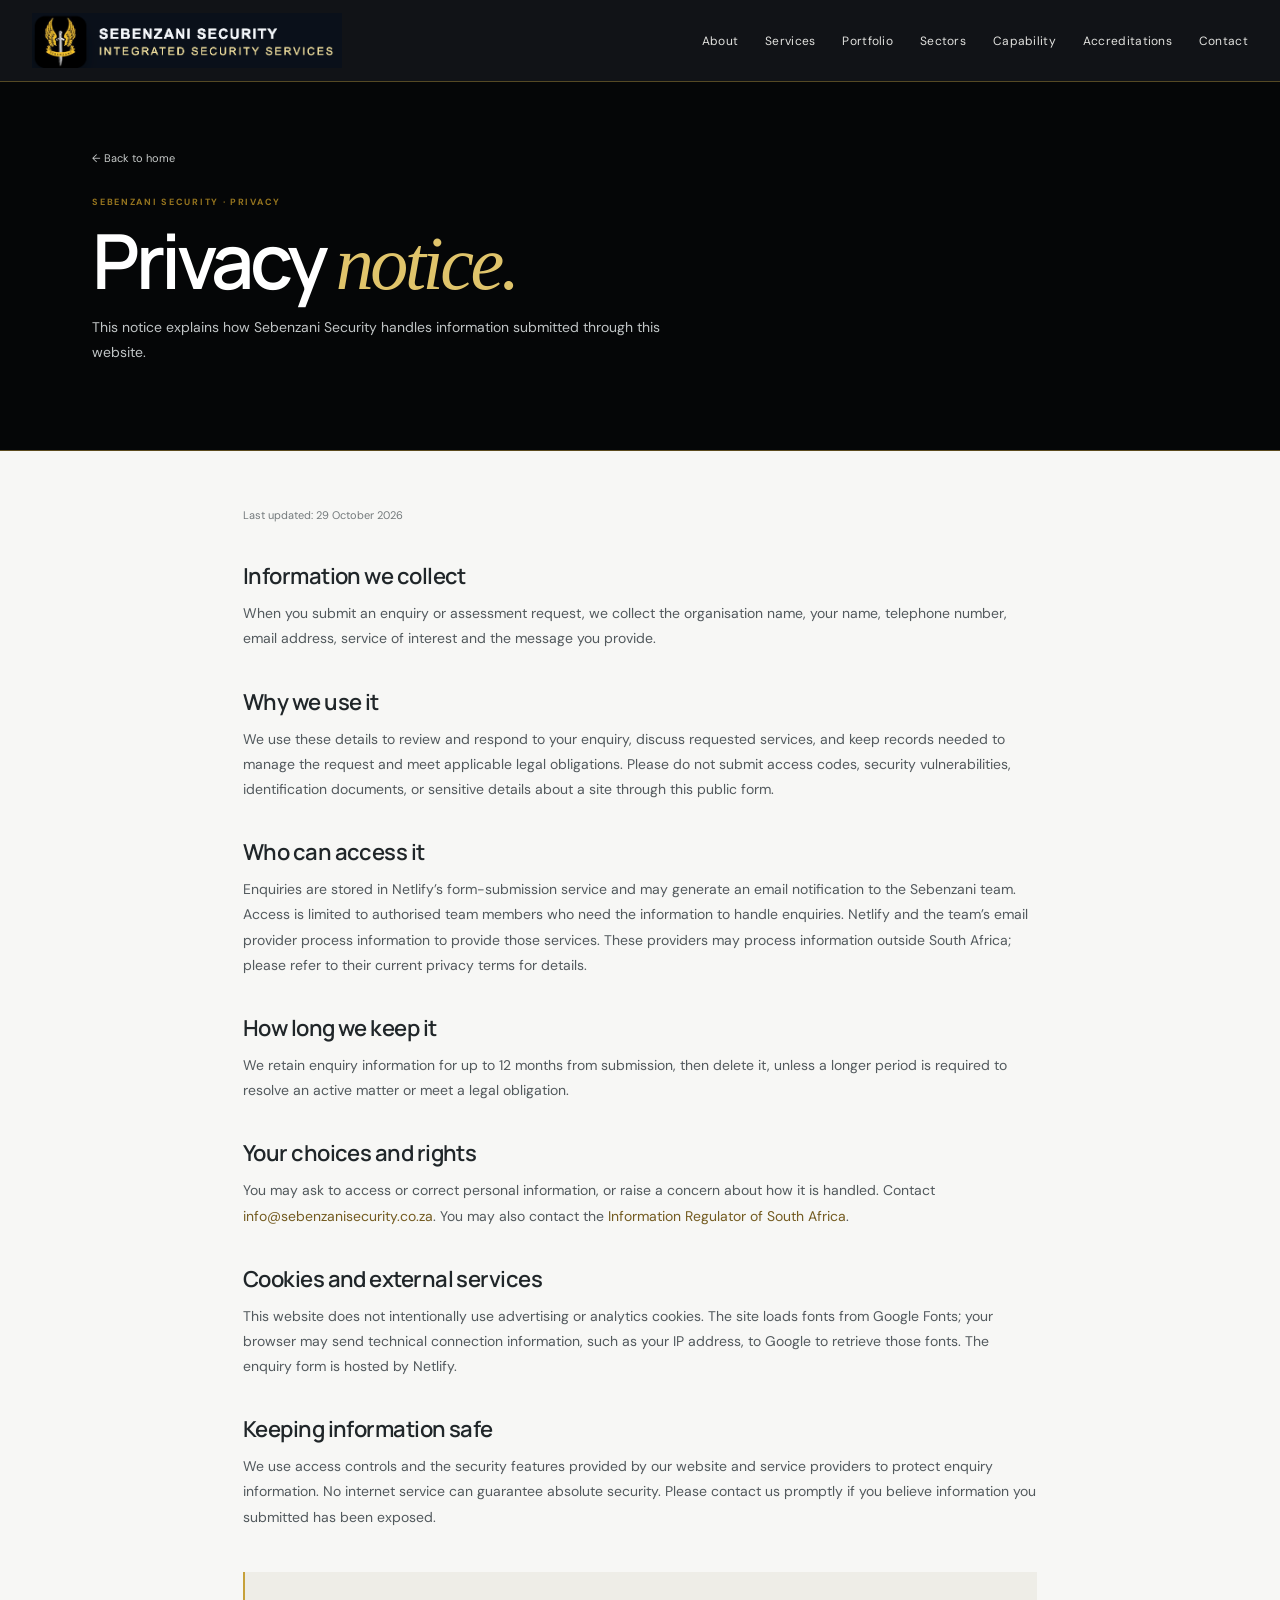
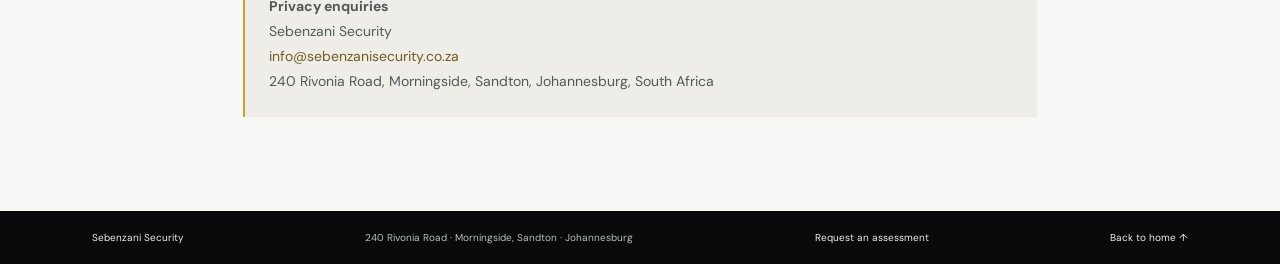
<file: privacy.html>
<!doctype html>
<html lang="en-ZA">
<head>
  <meta charset="utf-8"><meta name="viewport" content="width=device-width, initial-scale=1"><meta name="theme-color" content="#050607">
  <meta name="description" content="How Sebenzani Security handles personal information submitted through this website.">
  <title>Privacy Notice | Sebenzani Security</title>
  <link rel="stylesheet" href="styles.css"><link rel="stylesheet" href="privacy.css">
</head>
<body>
  <a class="skip-link" href="#main">Skip to content</a>
  <header class="site-header"><div class="nav-wrap">
    <a class="brand" href="index.html#home" aria-label="Sebenzani Security home"><img src="assets/logo-header.png" alt="Sebenzani Security — Integrated Security Services"></a>
    <button class="menu-toggle" aria-expanded="false" aria-controls="site-nav" aria-label="Open navigation"><span></span><span></span></button>
    <nav id="site-nav" class="site-nav" aria-label="Main navigation"><a href="index.html#about">About</a><a href="index.html#services">Services</a><a href="index.html#portfolio">Portfolio</a><a href="index.html#sectors">Sectors</a><a href="index.html#capability">Capability</a><a href="assessment.html#accreditations">Accreditations</a><a href="index.html#contact">Contact</a></nav>
  </div></header>
  <main id="main" class="privacy-main">
    <section class="privacy-hero"><a class="privacy-back" href="index.html#home">← Back to home</a><p class="section-kicker">SEBENZANI SECURITY · PRIVACY</p><h1>Privacy <em>notice.</em></h1><p>This notice explains how Sebenzani Security handles information submitted through this website.</p></section>
    <article class="privacy-copy">
      <p class="privacy-updated">Last updated: 29 October 2026</p>
      <h2>Information we collect</h2>
      <p>When you submit an enquiry or assessment request, we collect the organisation name, your name, telephone number, email address, service of interest and the message you provide.</p>
      <h2>Why we use it</h2>
      <p>We use these details to review and respond to your enquiry, discuss requested services, and keep records needed to manage the request and meet applicable legal obligations. Please do not submit access codes, security vulnerabilities, identification documents, or sensitive details about a site through this public form.</p>
      <h2>Who can access it</h2>
      <p>Enquiries are stored in Netlify’s form-submission service and may generate an email notification to the Sebenzani team. Access is limited to authorised team members who need the information to handle enquiries. Netlify and the team’s email provider process information to provide those services. These providers may process information outside South Africa; please refer to their current privacy terms for details.</p>
      <h2>How long we keep it</h2>
      <p>We retain enquiry information for up to 12 months from submission, then delete it, unless a longer period is required to resolve an active matter or meet a legal obligation.</p>
      <h2>Your choices and rights</h2>
      <p>You may ask to access or correct personal information, or raise a concern about how it is handled. Contact <a href="mailto:info@sebenzanisecurity.co.za">info@sebenzanisecurity.co.za</a>. You may also contact the <a href="https://inforegulator.org.za/" rel="noopener noreferrer">Information Regulator of South Africa</a>.</p>
      <h2>Cookies and external services</h2>
      <p>This website does not intentionally use advertising or analytics cookies. The site loads fonts from Google Fonts; your browser may send technical connection information, such as your IP address, to Google to retrieve those fonts. The enquiry form is hosted by Netlify.</p>
      <h2>Keeping information safe</h2>
      <p>We use access controls and the security features provided by our website and service providers to protect enquiry information. No internet service can guarantee absolute security. Please contact us promptly if you believe information you submitted has been exposed.</p>
      <p class="privacy-contact"><strong>Privacy enquiries</strong><br>Sebenzani Security<br><a href="mailto:info@sebenzanisecurity.co.za">info@sebenzanisecurity.co.za</a><br>240 Rivonia Road, Morningside, Sandton, Johannesburg, South Africa</p>
    </article>
  </main>
  <footer class="assessment-footer"><a href="index.html#home">Sebenzani Security</a><span>240 Rivonia Road · Morningside, Sandton · Johannesburg</span><a href="assessment.html">Request an assessment</a><a href="index.html#home">Back to home ↑</a></footer>
  <script src="script.js"></script>
</body>
</html>
</file>
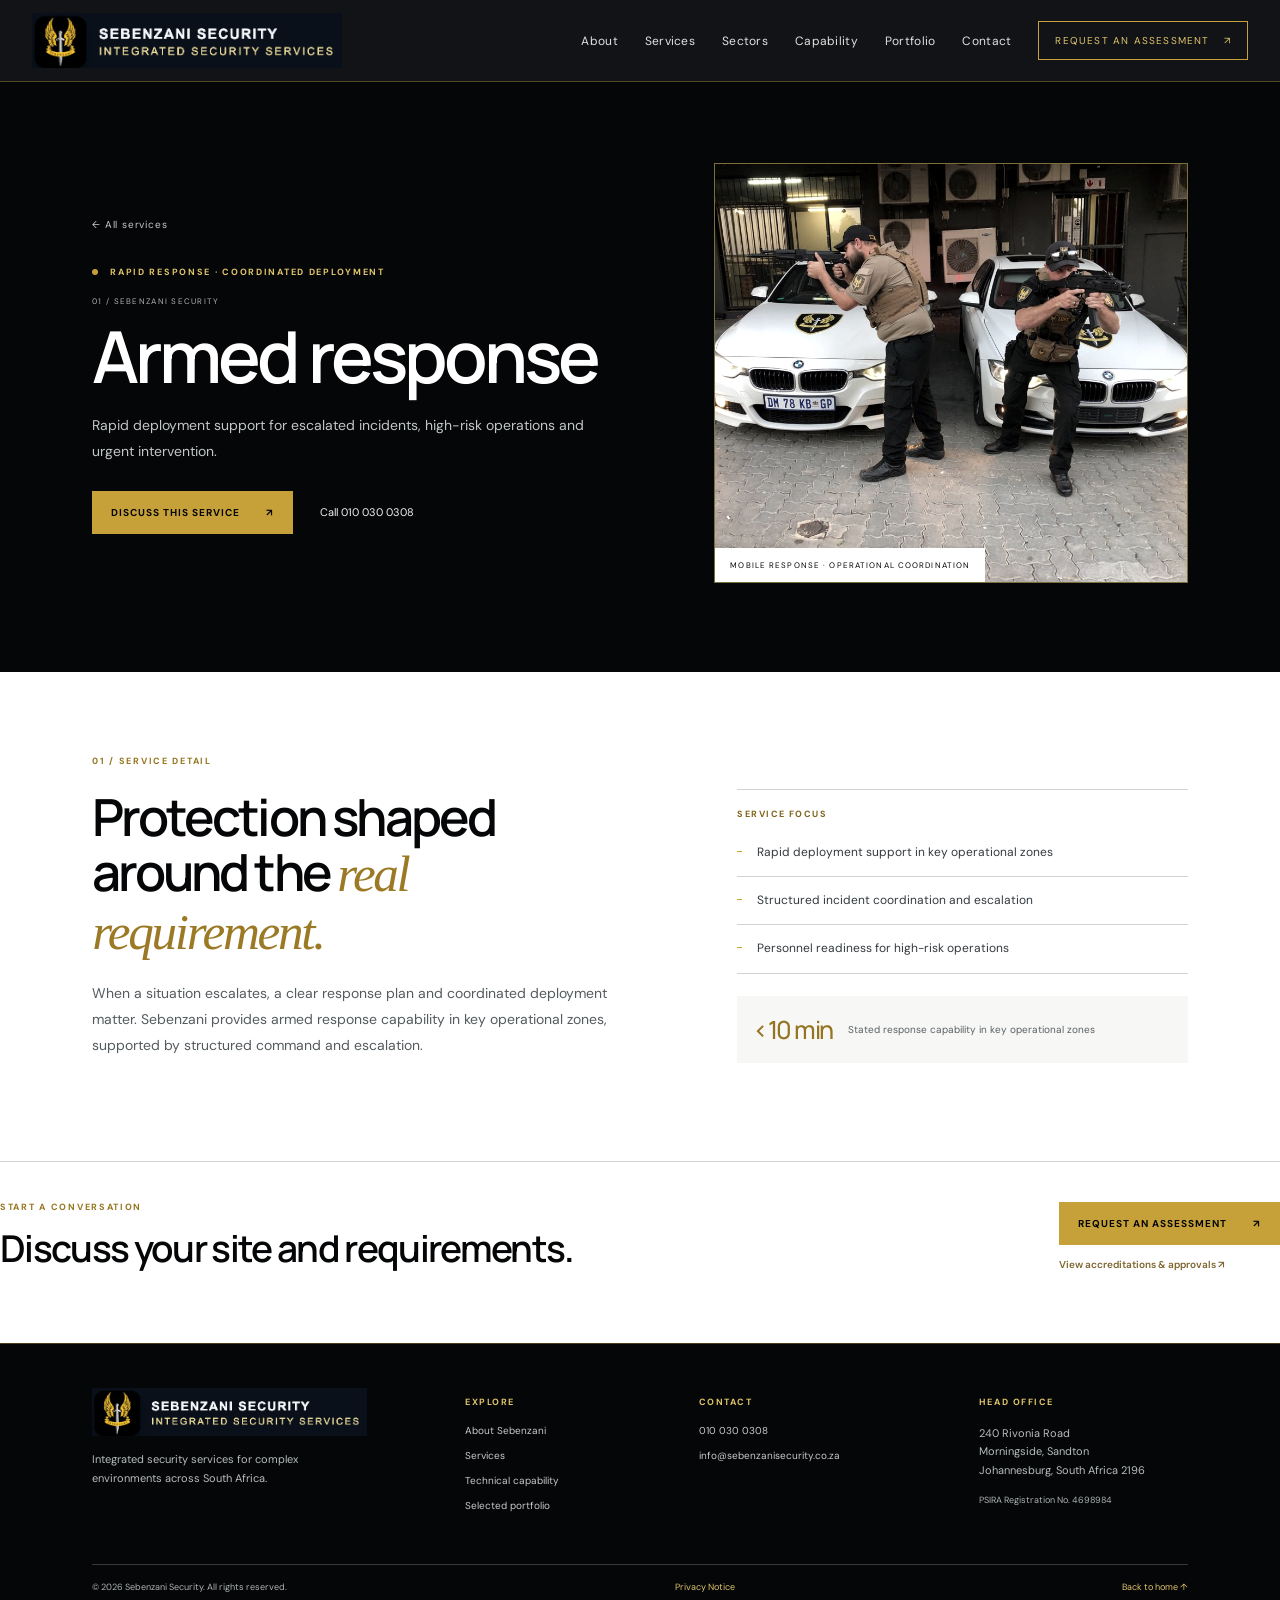
<file: services/armed-response.html>
<!doctype html>
<html lang="en-ZA"><head><meta charset="utf-8"><meta name="viewport" content="width=device-width, initial-scale=1"><meta name="theme-color" content="#050607"><meta name="description" content="Rapid deployment support for escalated incidents, high-risk operations and urgent intervention."><title>Armed response | Sebenzani Security</title><link rel="stylesheet" href="../styles.css"><link rel="stylesheet" href="service-pages.css"></head>
<body><a class="skip-link" href="#main">Skip to content</a>
<header class="site-header"><div class="nav-wrap"><a class="brand" href="../index.html#home" aria-label="Sebenzani Security home"><img src="../assets/logo-header.png" alt="Sebenzani Security — Integrated Security Services"></a><button class="menu-toggle" aria-expanded="false" aria-controls="site-nav" aria-label="Open navigation"><span></span><span></span></button><nav id="site-nav" class="site-nav" aria-label="Main navigation"><a href="../index.html#about">About</a><a href="../index.html#services">Services</a><a href="../index.html#sectors">Sectors</a><a href="../index.html#capability">Capability</a><a href="../index.html#portfolio">Portfolio</a><a href="../index.html#contact">Contact</a><a class="nav-cta" href="../assessment.html">Request an assessment <span aria-hidden="true">↗</span></a></nav></div></header>
<main id="main"><section class="service-hero"><div class="service-hero-copy"><a class="breadcrumb" href="../index.html#services">← All services</a><p class="eyebrow"><span></span>RAPID RESPONSE · COORDINATED DEPLOYMENT</p><p class="service-number">01 / SEBENZANI SECURITY</p><h1>Armed response</h1><p class="service-lede">Rapid deployment support for escalated incidents, high-risk operations and urgent intervention.</p><div class="hero-actions"><a class="button button-gold" href="../assessment.html?service=armed-response">Discuss this service <span aria-hidden="true">↗</span></a><a class="text-link" href="tel:+27100300308">Call 010 030 0308</a></div></div><div class="service-hero-media"><img src="../assets/armed-response.jpg" alt="Sebenzani armed response officers with company vehicles"><span>MOBILE RESPONSE · OPERATIONAL COORDINATION</span></div></section>
<section class="service-detail section"><div class="section-kicker">01 / SERVICE DETAIL</div><div class="service-detail-grid"><div><h2>Protection shaped around the <em>real requirement.</em></h2><p>When a situation escalates, a clear response plan and coordinated deployment matter. Sebenzani provides armed response capability in key operational zones, supported by structured command and escalation.</p></div><div class="service-facts"><h3>Service focus</h3><ul><li>Rapid deployment support in key operational zones</li><li>Structured incident coordination and escalation</li><li>Personnel readiness for high-risk operations</li></ul><div class="service-highlight"><strong><10 min</strong><span>Stated response capability in key operational zones</span></div></div></div></section>
<section class="service-cta"><div><p class="section-kicker">START A CONVERSATION</p><h2>Discuss your site and requirements.</h2></div><div class="service-cta-actions"><a class="button button-gold" href="../assessment.html">Request an assessment <span aria-hidden="true">↗</span></a><a class="service-credentials-link" href="../assessment.html#accreditations">View accreditations &amp; approvals ↗</a></div></section></main>
<footer class="site-footer"><div class="footer-main"><div class="footer-brand"><img src="../assets/logo-header.png" alt="Sebenzani Security"><p>Integrated security services for complex environments across South Africa.</p></div><div><h3>Explore</h3><a href="../index.html#about">About Sebenzani</a><a href="../index.html#services">Services</a><a href="../index.html#capability">Technical capability</a><a href="../portfolio.html">Selected portfolio</a></div><div><h3>Contact</h3><a href="tel:+27100300308">010 030 0308</a><a href="mailto:info@sebenzanisecurity.co.za">info@sebenzanisecurity.co.za</a></div><div><h3>Head office</h3><p>240 Rivonia Road<br>Morningside, Sandton<br>Johannesburg, South Africa 2196</p><small>PSIRA Registration No. 4698984</small></div></div><div class="footer-bottom"><span>© <span id="year">2026</span> Sebenzani Security. All rights reserved.</span><a href="../privacy.html">Privacy Notice</a><a href="../index.html#home">Back to home ↑</a></div></footer><script src="../script.js"></script></body></html>
</file>
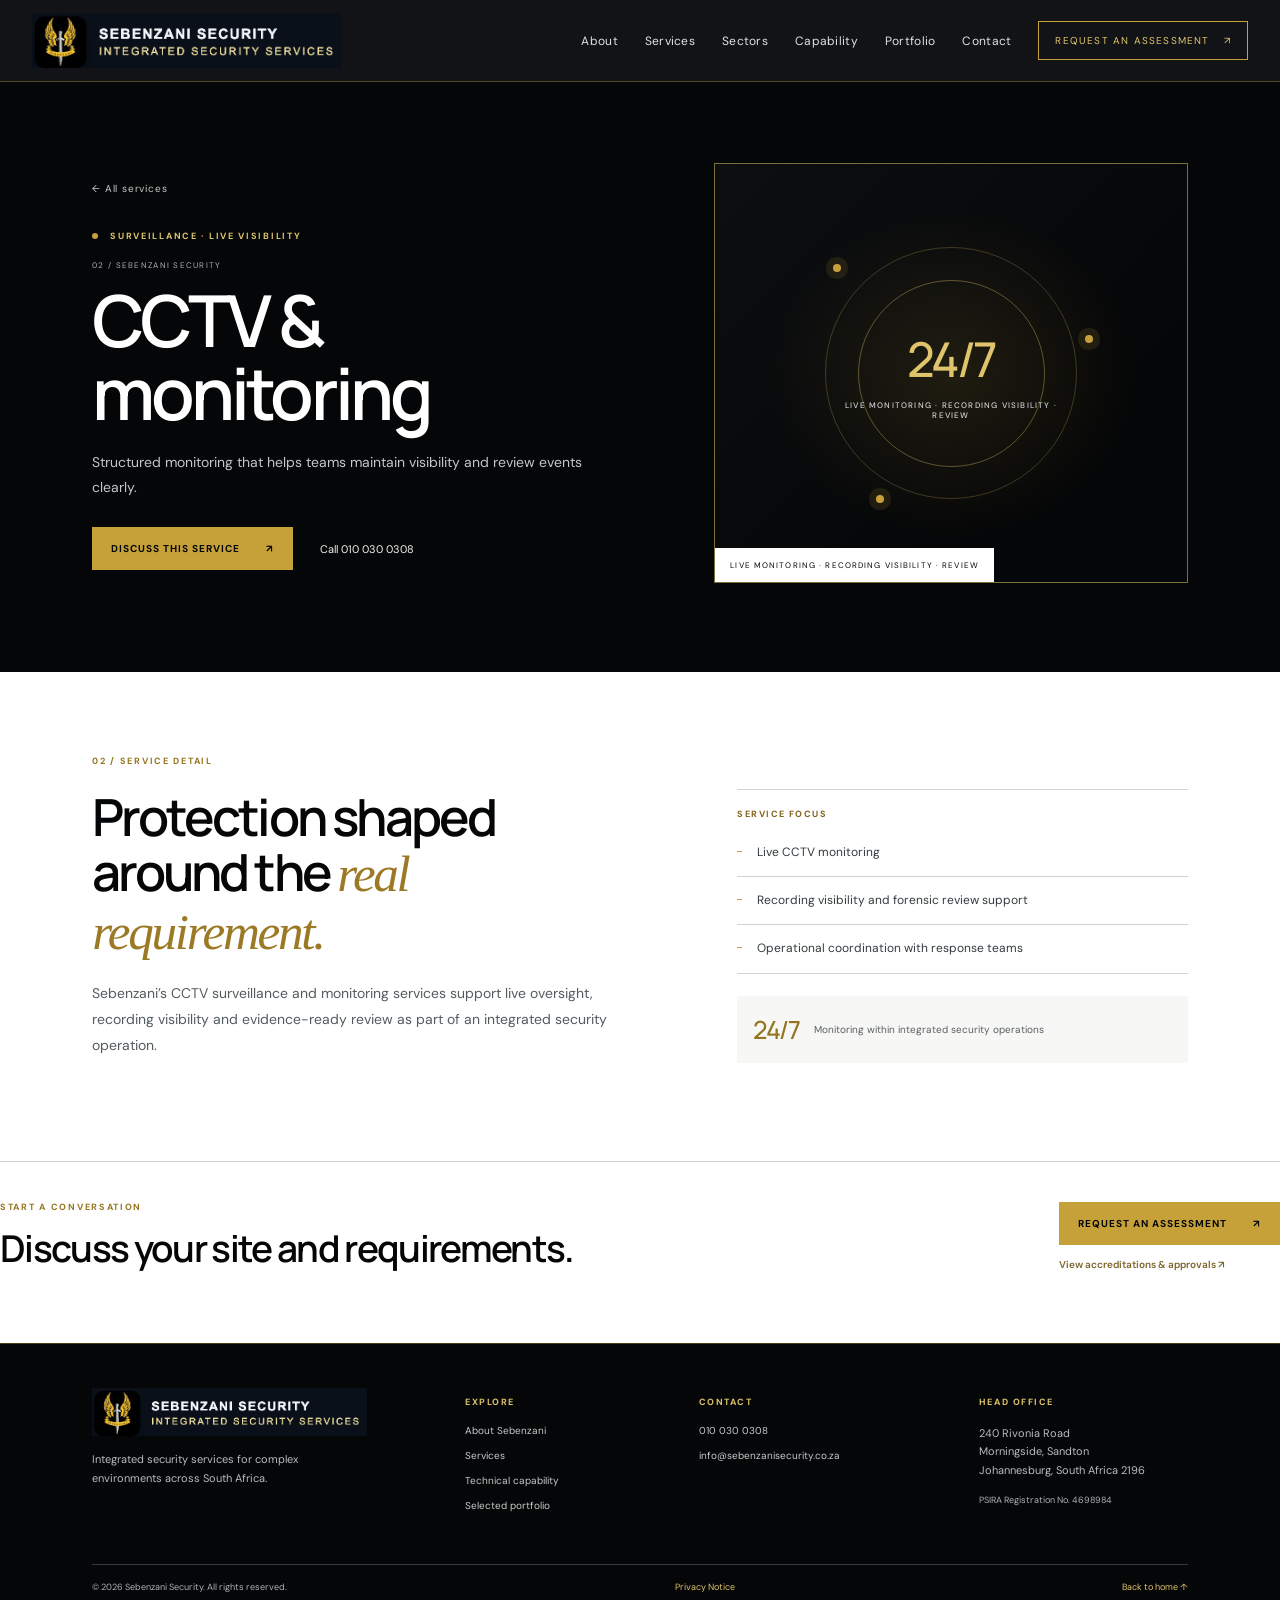
<file: services/cctv-monitoring.html>
<!doctype html>
<html lang="en-ZA"><head><meta charset="utf-8"><meta name="viewport" content="width=device-width, initial-scale=1"><meta name="theme-color" content="#050607"><meta name="description" content="Structured monitoring that helps teams maintain visibility and review events clearly."><title>CCTV & monitoring | Sebenzani Security</title><link rel="stylesheet" href="../styles.css"><link rel="stylesheet" href="service-pages.css"></head>
<body><a class="skip-link" href="#main">Skip to content</a>
<header class="site-header"><div class="nav-wrap"><a class="brand" href="../index.html#home" aria-label="Sebenzani Security home"><img src="../assets/logo-header.png" alt="Sebenzani Security — Integrated Security Services"></a><button class="menu-toggle" aria-expanded="false" aria-controls="site-nav" aria-label="Open navigation"><span></span><span></span></button><nav id="site-nav" class="site-nav" aria-label="Main navigation"><a href="../index.html#about">About</a><a href="../index.html#services">Services</a><a href="../index.html#sectors">Sectors</a><a href="../index.html#capability">Capability</a><a href="../index.html#portfolio">Portfolio</a><a href="../index.html#contact">Contact</a><a class="nav-cta" href="../assessment.html">Request an assessment <span aria-hidden="true">↗</span></a></nav></div></header>
<main id="main"><section class="service-hero"><div class="service-hero-copy"><a class="breadcrumb" href="../index.html#services">← All services</a><p class="eyebrow"><span></span>SURVEILLANCE · LIVE VISIBILITY</p><p class="service-number">02 / SEBENZANI SECURITY</p><h1>CCTV & monitoring</h1><p class="service-lede">Structured monitoring that helps teams maintain visibility and review events clearly.</p><div class="hero-actions"><a class="button button-gold" href="../assessment.html?service=cctv-monitoring">Discuss this service <span aria-hidden="true">↗</span></a><a class="text-link" href="tel:+27100300308">Call 010 030 0308</a></div></div><div class="service-hero-media"><div class="service-graphic"><span>24/7</span><b>LIVE MONITORING · RECORDING VISIBILITY · REVIEW</b><i></i><i></i><i></i></div><span>LIVE MONITORING · RECORDING VISIBILITY · REVIEW</span></div></section>
<section class="service-detail section"><div class="section-kicker">02 / SERVICE DETAIL</div><div class="service-detail-grid"><div><h2>Protection shaped around the <em>real requirement.</em></h2><p>Sebenzani’s CCTV surveillance and monitoring services support live oversight, recording visibility and evidence-ready review as part of an integrated security operation.</p></div><div class="service-facts"><h3>Service focus</h3><ul><li>Live CCTV monitoring</li><li>Recording visibility and forensic review support</li><li>Operational coordination with response teams</li></ul><div class="service-highlight"><strong>24/7</strong><span>Monitoring within integrated security operations</span></div></div></div></section>
<section class="service-cta"><div><p class="section-kicker">START A CONVERSATION</p><h2>Discuss your site and requirements.</h2></div><div class="service-cta-actions"><a class="button button-gold" href="../assessment.html">Request an assessment <span aria-hidden="true">↗</span></a><a class="service-credentials-link" href="../assessment.html#accreditations">View accreditations &amp; approvals ↗</a></div></section></main>
<footer class="site-footer"><div class="footer-main"><div class="footer-brand"><img src="../assets/logo-header.png" alt="Sebenzani Security"><p>Integrated security services for complex environments across South Africa.</p></div><div><h3>Explore</h3><a href="../index.html#about">About Sebenzani</a><a href="../index.html#services">Services</a><a href="../index.html#capability">Technical capability</a><a href="../portfolio.html">Selected portfolio</a></div><div><h3>Contact</h3><a href="tel:+27100300308">010 030 0308</a><a href="mailto:info@sebenzanisecurity.co.za">info@sebenzanisecurity.co.za</a></div><div><h3>Head office</h3><p>240 Rivonia Road<br>Morningside, Sandton<br>Johannesburg, South Africa 2196</p><small>PSIRA Registration No. 4698984</small></div></div><div class="footer-bottom"><span>© <span id="year">2026</span> Sebenzani Security. All rights reserved.</span><a href="../privacy.html">Privacy Notice</a><a href="../index.html#home">Back to home ↑</a></div></footer><script src="../script.js"></script></body></html>
</file>
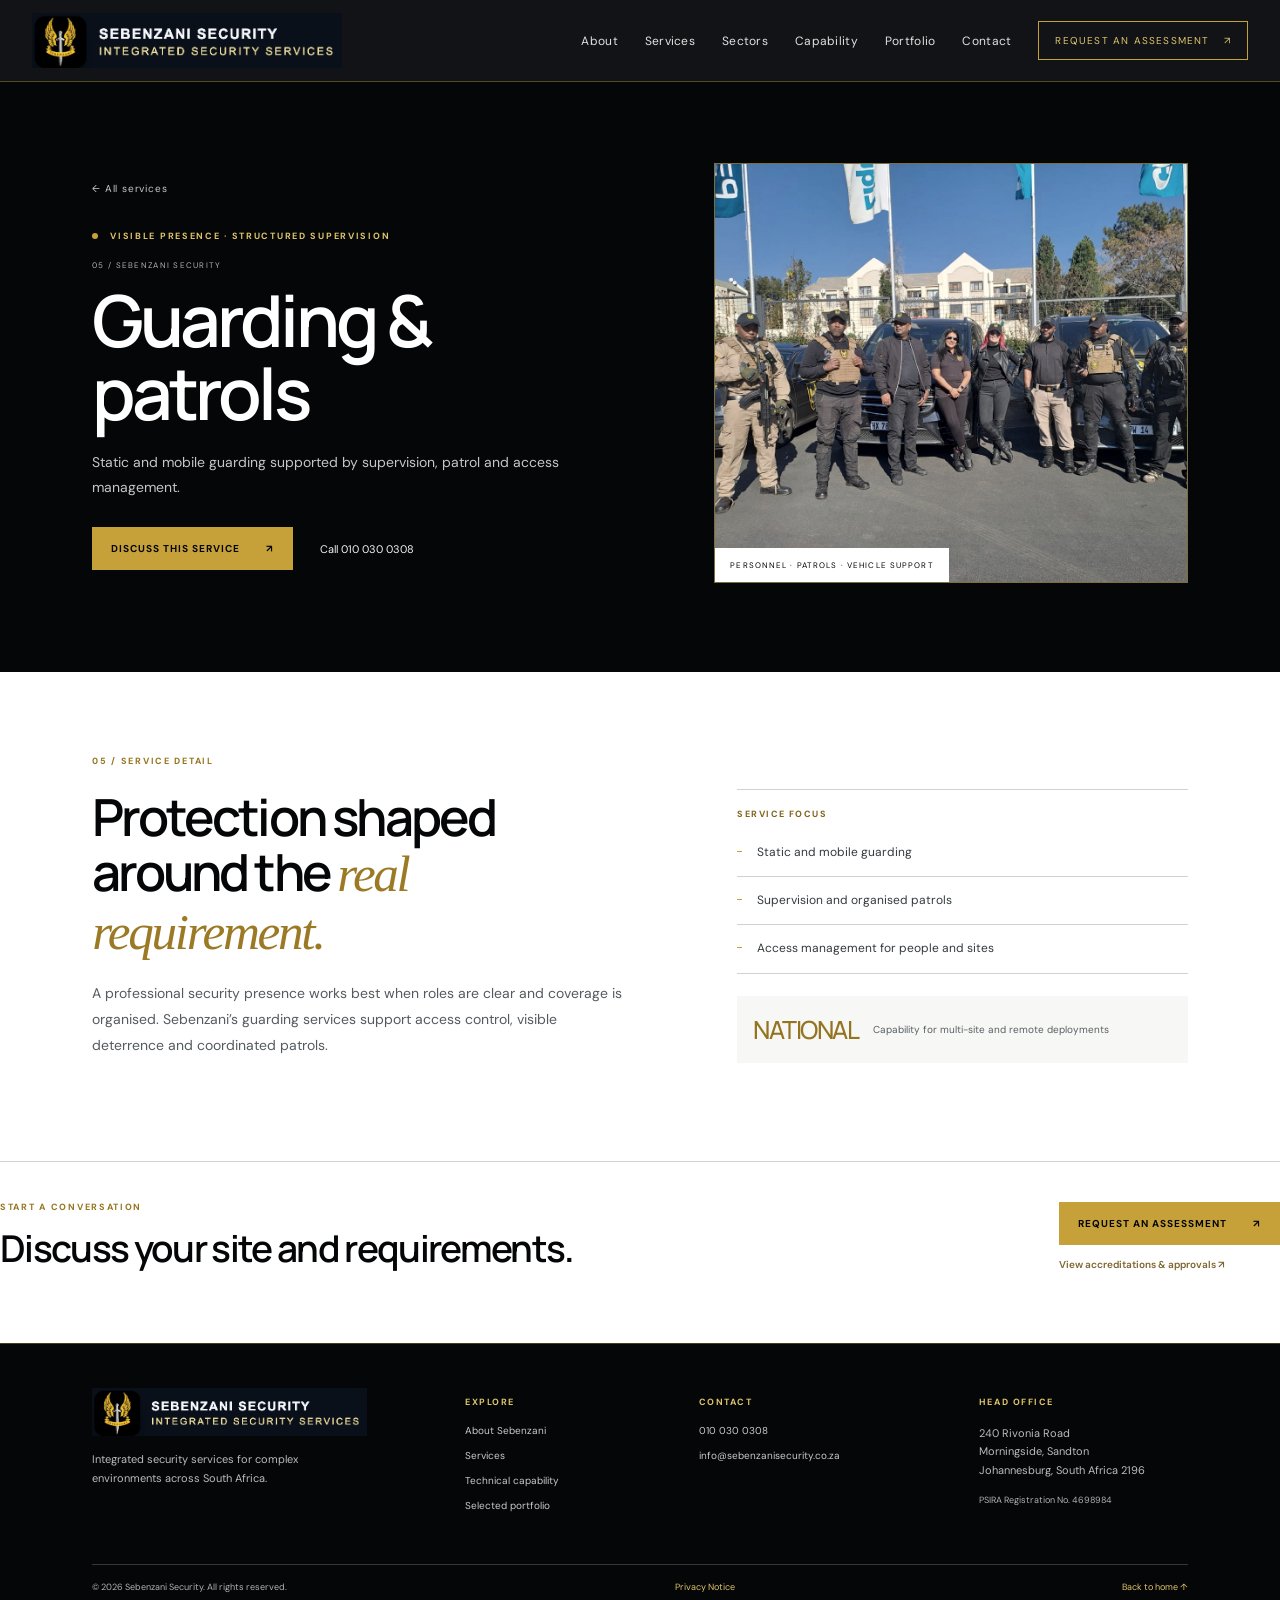
<file: services/guarding-patrols.html>
<!doctype html>
<html lang="en-ZA"><head><meta charset="utf-8"><meta name="viewport" content="width=device-width, initial-scale=1"><meta name="theme-color" content="#050607"><meta name="description" content="Static and mobile guarding supported by supervision, patrol and access management."><title>Guarding & patrols | Sebenzani Security</title><link rel="stylesheet" href="../styles.css"><link rel="stylesheet" href="service-pages.css"></head>
<body><a class="skip-link" href="#main">Skip to content</a>
<header class="site-header"><div class="nav-wrap"><a class="brand" href="../index.html#home" aria-label="Sebenzani Security home"><img src="../assets/logo-header.png" alt="Sebenzani Security — Integrated Security Services"></a><button class="menu-toggle" aria-expanded="false" aria-controls="site-nav" aria-label="Open navigation"><span></span><span></span></button><nav id="site-nav" class="site-nav" aria-label="Main navigation"><a href="../index.html#about">About</a><a href="../index.html#services">Services</a><a href="../index.html#sectors">Sectors</a><a href="../index.html#capability">Capability</a><a href="../index.html#portfolio">Portfolio</a><a href="../index.html#contact">Contact</a><a class="nav-cta" href="../assessment.html">Request an assessment <span aria-hidden="true">↗</span></a></nav></div></header>
<main id="main"><section class="service-hero"><div class="service-hero-copy"><a class="breadcrumb" href="../index.html#services">← All services</a><p class="eyebrow"><span></span>VISIBLE PRESENCE · STRUCTURED SUPERVISION</p><p class="service-number">05 / SEBENZANI SECURITY</p><h1>Guarding & patrols</h1><p class="service-lede">Static and mobile guarding supported by supervision, patrol and access management.</p><div class="hero-actions"><a class="button button-gold" href="../assessment.html?service=guarding-patrols">Discuss this service <span aria-hidden="true">↗</span></a><a class="text-link" href="tel:+27100300308">Call 010 030 0308</a></div></div><div class="service-hero-media"><img src="../assets/fleet-team.jpg" alt="Sebenzani security personnel standing with company vehicles"><span>PERSONNEL · PATROLS · VEHICLE SUPPORT</span></div></section>
<section class="service-detail section"><div class="section-kicker">05 / SERVICE DETAIL</div><div class="service-detail-grid"><div><h2>Protection shaped around the <em>real requirement.</em></h2><p>A professional security presence works best when roles are clear and coverage is organised. Sebenzani’s guarding services support access control, visible deterrence and coordinated patrols.</p></div><div class="service-facts"><h3>Service focus</h3><ul><li>Static and mobile guarding</li><li>Supervision and organised patrols</li><li>Access management for people and sites</li></ul><div class="service-highlight"><strong>NATIONAL</strong><span>Capability for multi-site and remote deployments</span></div></div></div></section>
<section class="service-cta"><div><p class="section-kicker">START A CONVERSATION</p><h2>Discuss your site and requirements.</h2></div><div class="service-cta-actions"><a class="button button-gold" href="../assessment.html">Request an assessment <span aria-hidden="true">↗</span></a><a class="service-credentials-link" href="../assessment.html#accreditations">View accreditations &amp; approvals ↗</a></div></section></main>
<footer class="site-footer"><div class="footer-main"><div class="footer-brand"><img src="../assets/logo-header.png" alt="Sebenzani Security"><p>Integrated security services for complex environments across South Africa.</p></div><div><h3>Explore</h3><a href="../index.html#about">About Sebenzani</a><a href="../index.html#services">Services</a><a href="../index.html#capability">Technical capability</a><a href="../portfolio.html">Selected portfolio</a></div><div><h3>Contact</h3><a href="tel:+27100300308">010 030 0308</a><a href="mailto:info@sebenzanisecurity.co.za">info@sebenzanisecurity.co.za</a></div><div><h3>Head office</h3><p>240 Rivonia Road<br>Morningside, Sandton<br>Johannesburg, South Africa 2196</p><small>PSIRA Registration No. 4698984</small></div></div><div class="footer-bottom"><span>© <span id="year">2026</span> Sebenzani Security. All rights reserved.</span><a href="../privacy.html">Privacy Notice</a><a href="../index.html#home">Back to home ↑</a></div></footer><script src="../script.js"></script></body></html>
</file>
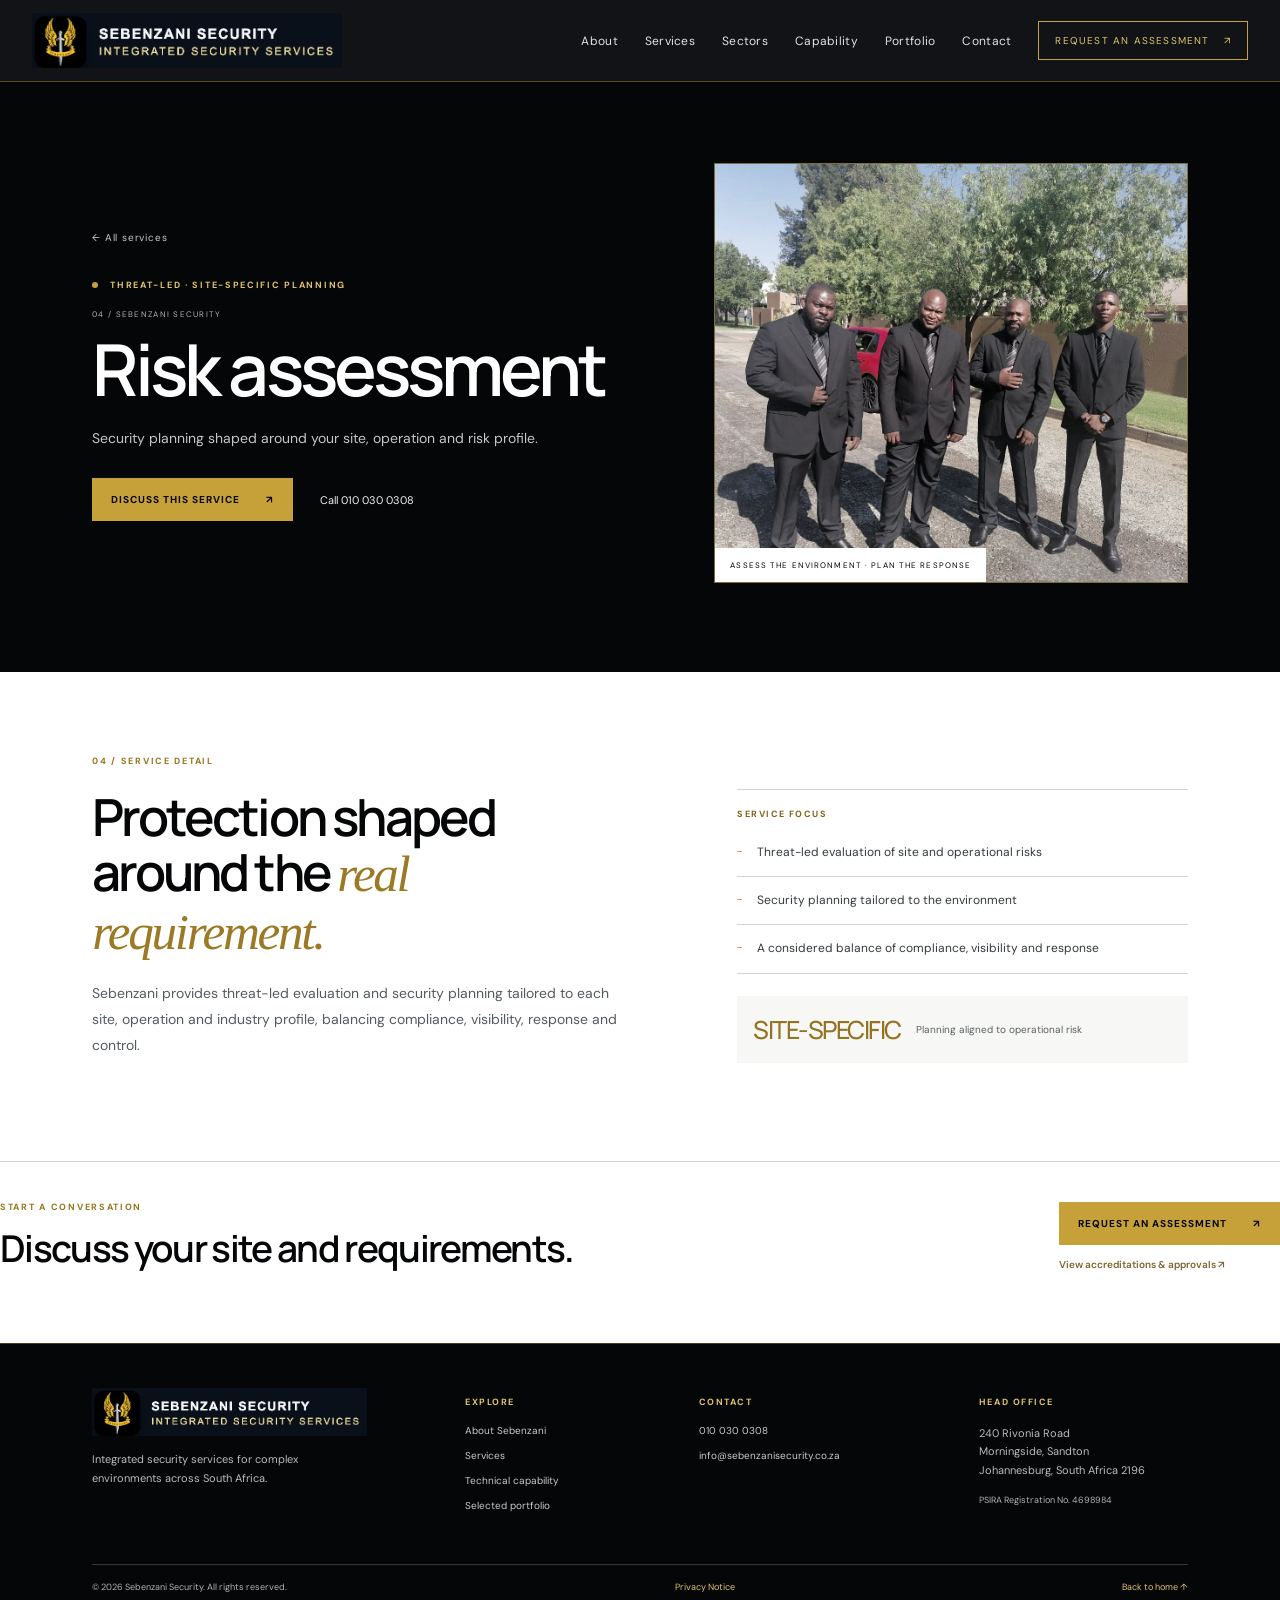
<file: services/risk-assessment.html>
<!doctype html>
<html lang="en-ZA"><head><meta charset="utf-8"><meta name="viewport" content="width=device-width, initial-scale=1"><meta name="theme-color" content="#050607"><meta name="description" content="Security planning shaped around your site, operation and risk profile."><title>Risk assessment | Sebenzani Security</title><link rel="stylesheet" href="../styles.css"><link rel="stylesheet" href="service-pages.css"></head>
<body><a class="skip-link" href="#main">Skip to content</a>
<header class="site-header"><div class="nav-wrap"><a class="brand" href="../index.html#home" aria-label="Sebenzani Security home"><img src="../assets/logo-header.png" alt="Sebenzani Security — Integrated Security Services"></a><button class="menu-toggle" aria-expanded="false" aria-controls="site-nav" aria-label="Open navigation"><span></span><span></span></button><nav id="site-nav" class="site-nav" aria-label="Main navigation"><a href="../index.html#about">About</a><a href="../index.html#services">Services</a><a href="../index.html#sectors">Sectors</a><a href="../index.html#capability">Capability</a><a href="../index.html#portfolio">Portfolio</a><a href="../index.html#contact">Contact</a><a class="nav-cta" href="../assessment.html">Request an assessment <span aria-hidden="true">↗</span></a></nav></div></header>
<main id="main"><section class="service-hero"><div class="service-hero-copy"><a class="breadcrumb" href="../index.html#services">← All services</a><p class="eyebrow"><span></span>THREAT-LED · SITE-SPECIFIC PLANNING</p><p class="service-number">04 / SEBENZANI SECURITY</p><h1>Risk assessment</h1><p class="service-lede">Security planning shaped around your site, operation and risk profile.</p><div class="hero-actions"><a class="button button-gold" href="../assessment.html?service=risk-assessment">Discuss this service <span aria-hidden="true">↗</span></a><a class="text-link" href="tel:+27100300308">Call 010 030 0308</a></div></div><div class="service-hero-media"><img src="../assets/team-professional.jpg" alt="Sebenzani Security team in professional business attire"><span>ASSESS THE ENVIRONMENT · PLAN THE RESPONSE</span></div></section>
<section class="service-detail section"><div class="section-kicker">04 / SERVICE DETAIL</div><div class="service-detail-grid"><div><h2>Protection shaped around the <em>real requirement.</em></h2><p>Sebenzani provides threat-led evaluation and security planning tailored to each site, operation and industry profile, balancing compliance, visibility, response and control.</p></div><div class="service-facts"><h3>Service focus</h3><ul><li>Threat-led evaluation of site and operational risks</li><li>Security planning tailored to the environment</li><li>A considered balance of compliance, visibility and response</li></ul><div class="service-highlight"><strong>SITE-SPECIFIC</strong><span>Planning aligned to operational risk</span></div></div></div></section>
<section class="service-cta"><div><p class="section-kicker">START A CONVERSATION</p><h2>Discuss your site and requirements.</h2></div><div class="service-cta-actions"><a class="button button-gold" href="../assessment.html">Request an assessment <span aria-hidden="true">↗</span></a><a class="service-credentials-link" href="../assessment.html#accreditations">View accreditations &amp; approvals ↗</a></div></section></main>
<footer class="site-footer"><div class="footer-main"><div class="footer-brand"><img src="../assets/logo-header.png" alt="Sebenzani Security"><p>Integrated security services for complex environments across South Africa.</p></div><div><h3>Explore</h3><a href="../index.html#about">About Sebenzani</a><a href="../index.html#services">Services</a><a href="../index.html#capability">Technical capability</a><a href="../portfolio.html">Selected portfolio</a></div><div><h3>Contact</h3><a href="tel:+27100300308">010 030 0308</a><a href="mailto:info@sebenzanisecurity.co.za">info@sebenzanisecurity.co.za</a></div><div><h3>Head office</h3><p>240 Rivonia Road<br>Morningside, Sandton<br>Johannesburg, South Africa 2196</p><small>PSIRA Registration No. 4698984</small></div></div><div class="footer-bottom"><span>© <span id="year">2026</span> Sebenzani Security. All rights reserved.</span><a href="../privacy.html">Privacy Notice</a><a href="../index.html#home">Back to home ↑</a></div></footer><script src="../script.js"></script></body></html>
</file>
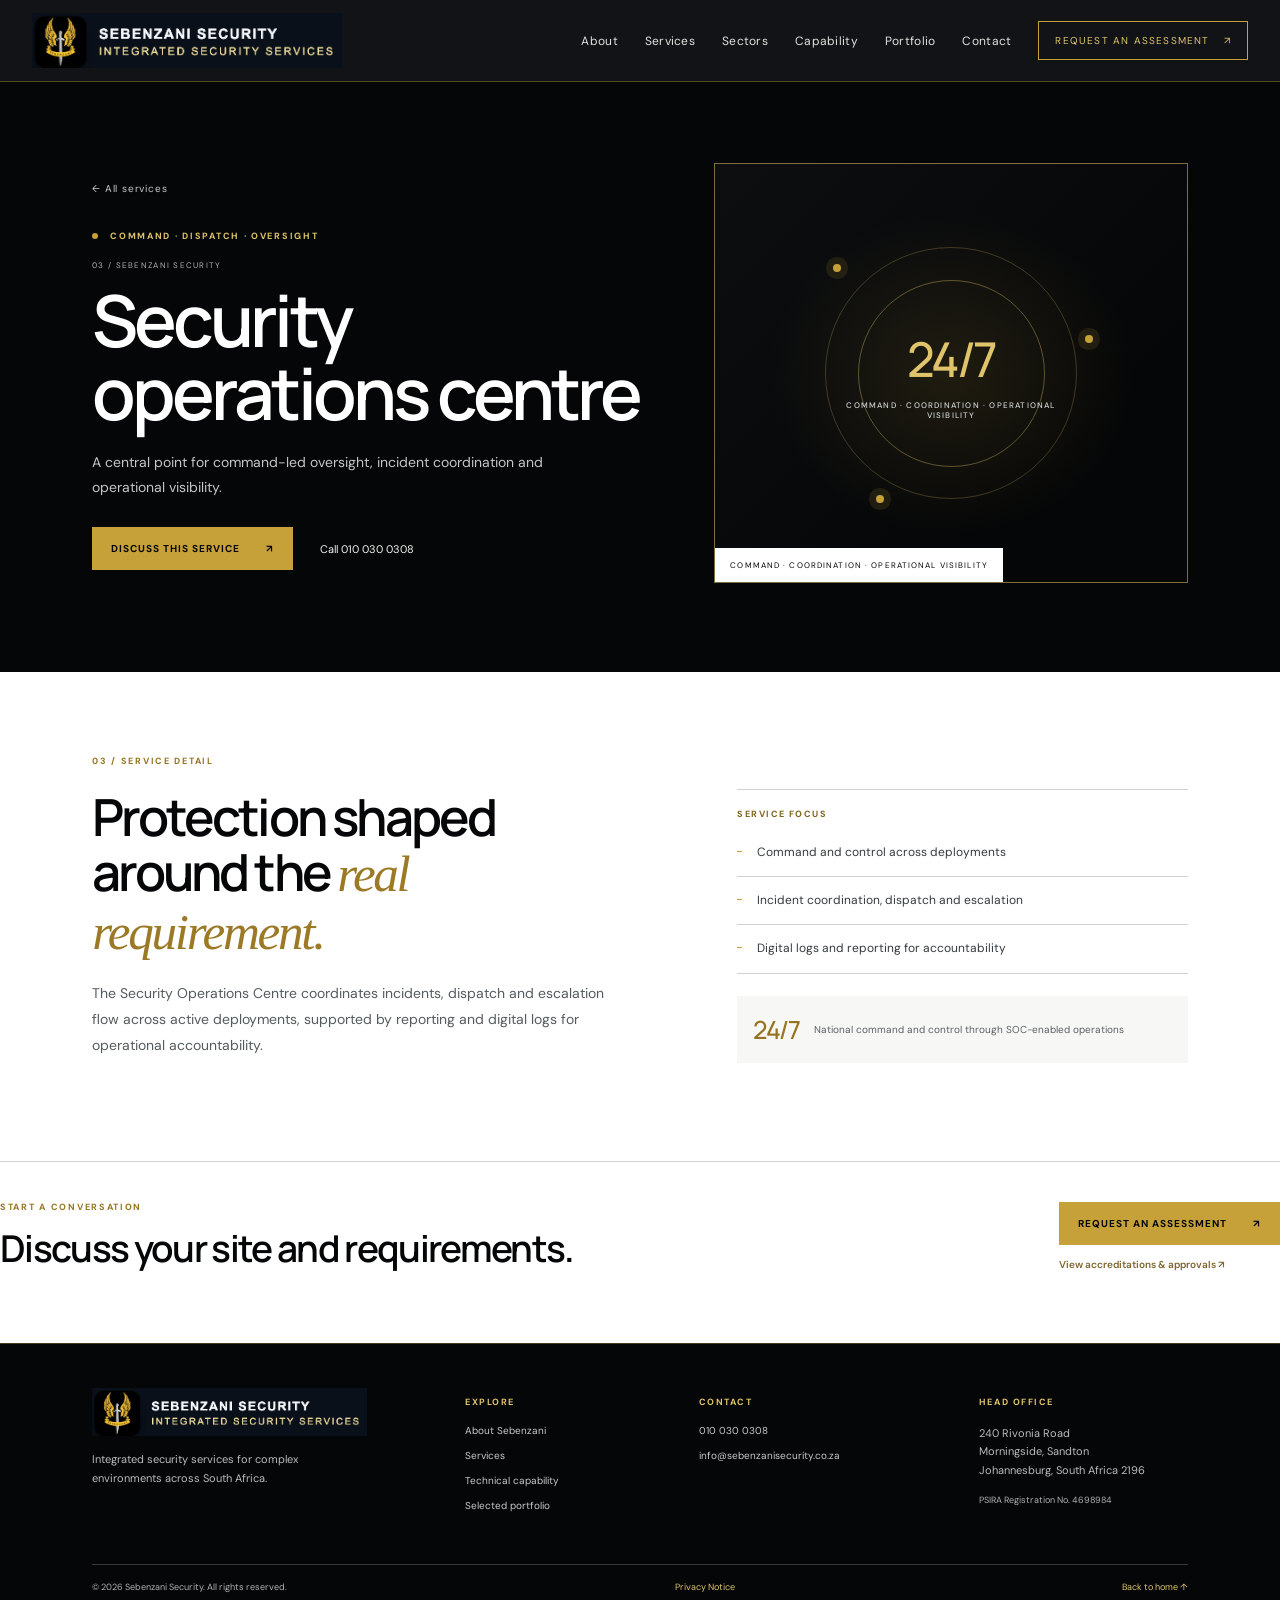
<file: services/security-operations-centre.html>
<!doctype html>
<html lang="en-ZA"><head><meta charset="utf-8"><meta name="viewport" content="width=device-width, initial-scale=1"><meta name="theme-color" content="#050607"><meta name="description" content="A central point for command-led oversight, incident coordination and operational visibility."><title>Security operations centre | Sebenzani Security</title><link rel="stylesheet" href="../styles.css"><link rel="stylesheet" href="service-pages.css"></head>
<body><a class="skip-link" href="#main">Skip to content</a>
<header class="site-header"><div class="nav-wrap"><a class="brand" href="../index.html#home" aria-label="Sebenzani Security home"><img src="../assets/logo-header.png" alt="Sebenzani Security — Integrated Security Services"></a><button class="menu-toggle" aria-expanded="false" aria-controls="site-nav" aria-label="Open navigation"><span></span><span></span></button><nav id="site-nav" class="site-nav" aria-label="Main navigation"><a href="../index.html#about">About</a><a href="../index.html#services">Services</a><a href="../index.html#sectors">Sectors</a><a href="../index.html#capability">Capability</a><a href="../index.html#portfolio">Portfolio</a><a href="../index.html#contact">Contact</a><a class="nav-cta" href="../assessment.html">Request an assessment <span aria-hidden="true">↗</span></a></nav></div></header>
<main id="main"><section class="service-hero"><div class="service-hero-copy"><a class="breadcrumb" href="../index.html#services">← All services</a><p class="eyebrow"><span></span>COMMAND · DISPATCH · OVERSIGHT</p><p class="service-number">03 / SEBENZANI SECURITY</p><h1>Security operations centre</h1><p class="service-lede">A central point for command-led oversight, incident coordination and operational visibility.</p><div class="hero-actions"><a class="button button-gold" href="../assessment.html?service=security-operations-centre">Discuss this service <span aria-hidden="true">↗</span></a><a class="text-link" href="tel:+27100300308">Call 010 030 0308</a></div></div><div class="service-hero-media"><div class="service-graphic"><span>24/7</span><b>COMMAND · COORDINATION · OPERATIONAL VISIBILITY</b><i></i><i></i><i></i></div><span>COMMAND · COORDINATION · OPERATIONAL VISIBILITY</span></div></section>
<section class="service-detail section"><div class="section-kicker">03 / SERVICE DETAIL</div><div class="service-detail-grid"><div><h2>Protection shaped around the <em>real requirement.</em></h2><p>The Security Operations Centre coordinates incidents, dispatch and escalation flow across active deployments, supported by reporting and digital logs for operational accountability.</p></div><div class="service-facts"><h3>Service focus</h3><ul><li>Command and control across deployments</li><li>Incident coordination, dispatch and escalation</li><li>Digital logs and reporting for accountability</li></ul><div class="service-highlight"><strong>24/7</strong><span>National command and control through SOC-enabled operations</span></div></div></div></section>
<section class="service-cta"><div><p class="section-kicker">START A CONVERSATION</p><h2>Discuss your site and requirements.</h2></div><div class="service-cta-actions"><a class="button button-gold" href="../assessment.html">Request an assessment <span aria-hidden="true">↗</span></a><a class="service-credentials-link" href="../assessment.html#accreditations">View accreditations &amp; approvals ↗</a></div></section></main>
<footer class="site-footer"><div class="footer-main"><div class="footer-brand"><img src="../assets/logo-header.png" alt="Sebenzani Security"><p>Integrated security services for complex environments across South Africa.</p></div><div><h3>Explore</h3><a href="../index.html#about">About Sebenzani</a><a href="../index.html#services">Services</a><a href="../index.html#capability">Technical capability</a><a href="../portfolio.html">Selected portfolio</a></div><div><h3>Contact</h3><a href="tel:+27100300308">010 030 0308</a><a href="mailto:info@sebenzanisecurity.co.za">info@sebenzanisecurity.co.za</a></div><div><h3>Head office</h3><p>240 Rivonia Road<br>Morningside, Sandton<br>Johannesburg, South Africa 2196</p><small>PSIRA Registration No. 4698984</small></div></div><div class="footer-bottom"><span>© <span id="year">2026</span> Sebenzani Security. All rights reserved.</span><a href="../privacy.html">Privacy Notice</a><a href="../index.html#home">Back to home ↑</a></div></footer><script src="../script.js"></script></body></html>
</file>
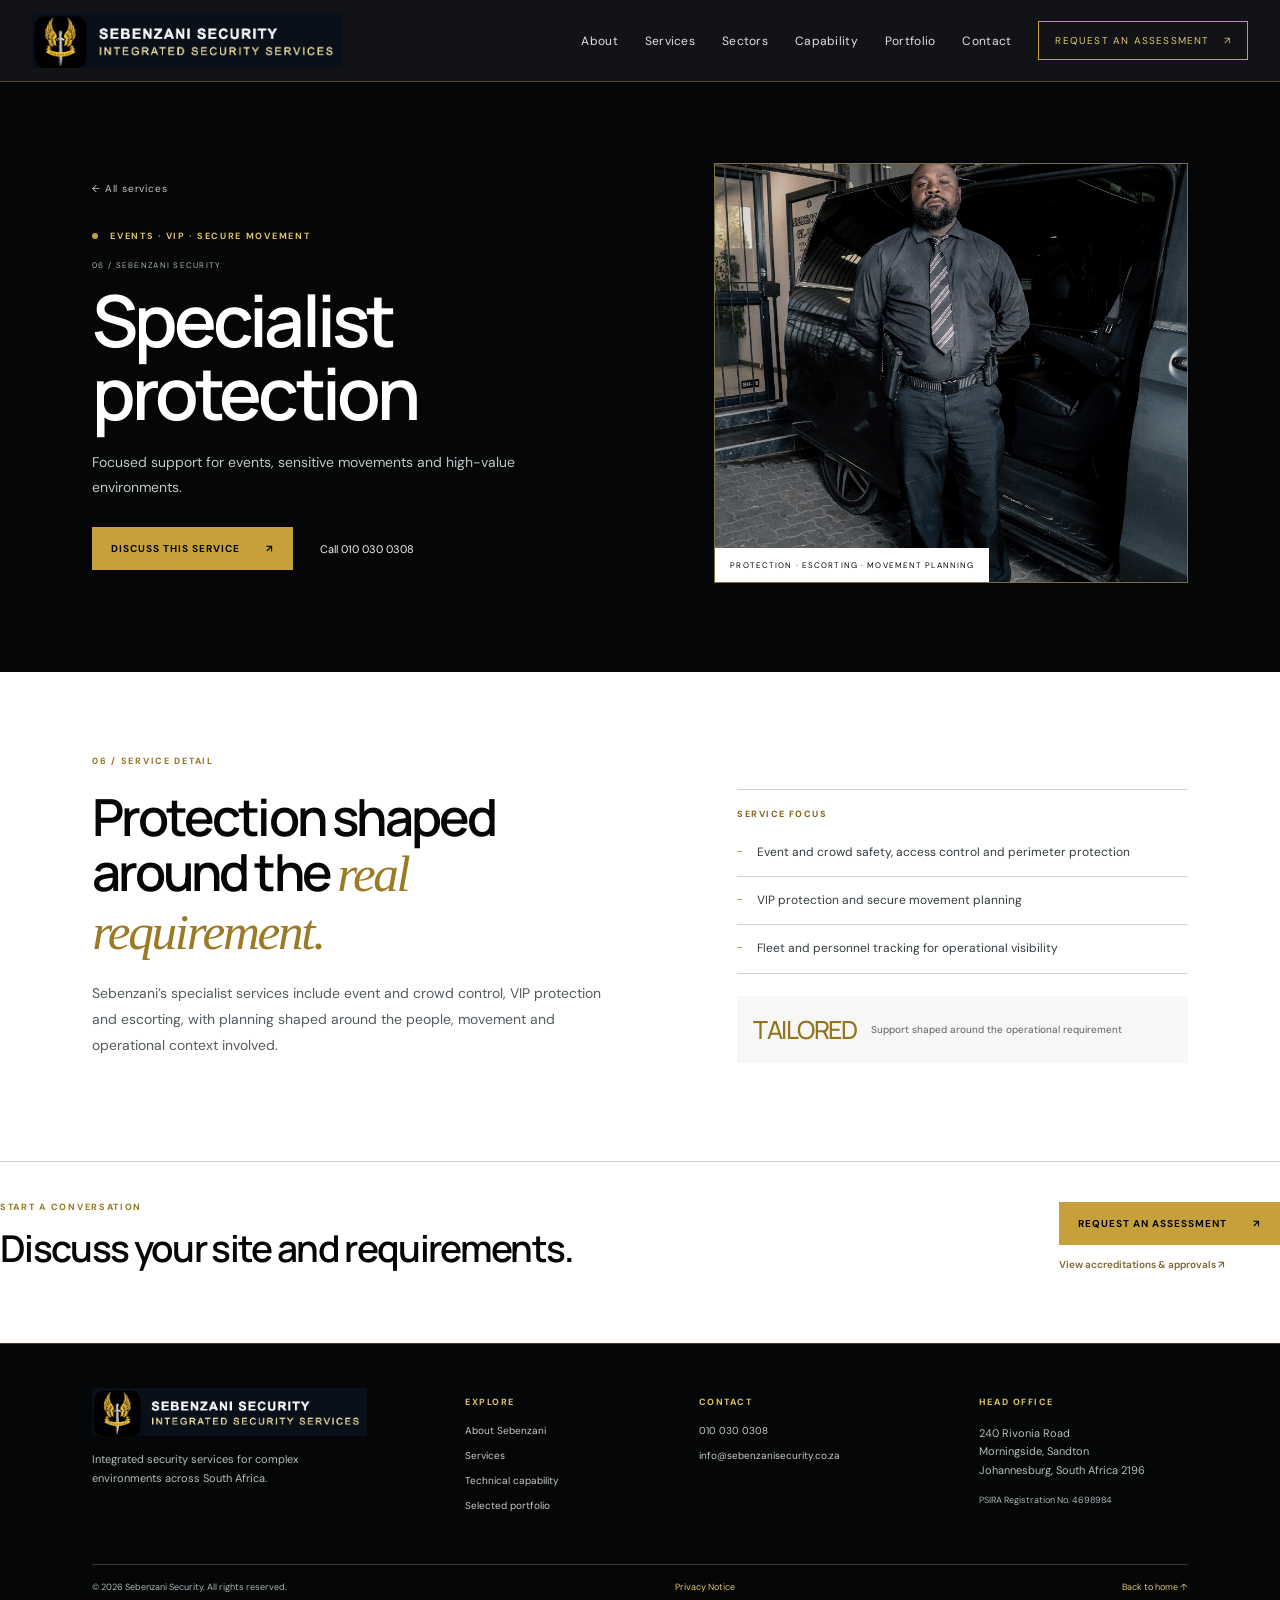
<file: services/specialist-protection.html>
<!doctype html>
<html lang="en-ZA"><head><meta charset="utf-8"><meta name="viewport" content="width=device-width, initial-scale=1"><meta name="theme-color" content="#050607"><meta name="description" content="Focused support for events, sensitive movements and high-value environments."><title>Specialist protection | Sebenzani Security</title><link rel="stylesheet" href="../styles.css"><link rel="stylesheet" href="service-pages.css"></head>
<body><a class="skip-link" href="#main">Skip to content</a>
<header class="site-header"><div class="nav-wrap"><a class="brand" href="../index.html#home" aria-label="Sebenzani Security home"><img src="../assets/logo-header.png" alt="Sebenzani Security — Integrated Security Services"></a><button class="menu-toggle" aria-expanded="false" aria-controls="site-nav" aria-label="Open navigation"><span></span><span></span></button><nav id="site-nav" class="site-nav" aria-label="Main navigation"><a href="../index.html#about">About</a><a href="../index.html#services">Services</a><a href="../index.html#sectors">Sectors</a><a href="../index.html#capability">Capability</a><a href="../index.html#portfolio">Portfolio</a><a href="../index.html#contact">Contact</a><a class="nav-cta" href="../assessment.html">Request an assessment <span aria-hidden="true">↗</span></a></nav></div></header>
<main id="main"><section class="service-hero"><div class="service-hero-copy"><a class="breadcrumb" href="../index.html#services">← All services</a><p class="eyebrow"><span></span>EVENTS · VIP · SECURE MOVEMENT</p><p class="service-number">06 / SEBENZANI SECURITY</p><h1>Specialist protection</h1><p class="service-lede">Focused support for events, sensitive movements and high-value environments.</p><div class="hero-actions"><a class="button button-gold" href="../assessment.html?service=specialist-protection">Discuss this service <span aria-hidden="true">↗</span></a><a class="text-link" href="tel:+27100300308">Call 010 030 0308</a></div></div><div class="service-hero-media"><img src="../assets/vip-protection.jpg" alt="Sebenzani Security professional beside a company vehicle"><span>PROTECTION · ESCORTING · MOVEMENT PLANNING</span></div></section>
<section class="service-detail section"><div class="section-kicker">06 / SERVICE DETAIL</div><div class="service-detail-grid"><div><h2>Protection shaped around the <em>real requirement.</em></h2><p>Sebenzani’s specialist services include event and crowd control, VIP protection and escorting, with planning shaped around the people, movement and operational context involved.</p></div><div class="service-facts"><h3>Service focus</h3><ul><li>Event and crowd safety, access control and perimeter protection</li><li>VIP protection and secure movement planning</li><li>Fleet and personnel tracking for operational visibility</li></ul><div class="service-highlight"><strong>TAILORED</strong><span>Support shaped around the operational requirement</span></div></div></div></section>
<section class="service-cta"><div><p class="section-kicker">START A CONVERSATION</p><h2>Discuss your site and requirements.</h2></div><div class="service-cta-actions"><a class="button button-gold" href="../assessment.html">Request an assessment <span aria-hidden="true">↗</span></a><a class="service-credentials-link" href="../assessment.html#accreditations">View accreditations &amp; approvals ↗</a></div></section></main>
<footer class="site-footer"><div class="footer-main"><div class="footer-brand"><img src="../assets/logo-header.png" alt="Sebenzani Security"><p>Integrated security services for complex environments across South Africa.</p></div><div><h3>Explore</h3><a href="../index.html#about">About Sebenzani</a><a href="../index.html#services">Services</a><a href="../index.html#capability">Technical capability</a><a href="../portfolio.html">Selected portfolio</a></div><div><h3>Contact</h3><a href="tel:+27100300308">010 030 0308</a><a href="mailto:info@sebenzanisecurity.co.za">info@sebenzanisecurity.co.za</a></div><div><h3>Head office</h3><p>240 Rivonia Road<br>Morningside, Sandton<br>Johannesburg, South Africa 2196</p><small>PSIRA Registration No. 4698984</small></div></div><div class="footer-bottom"><span>© <span id="year">2026</span> Sebenzani Security. All rights reserved.</span><a href="../privacy.html">Privacy Notice</a><a href="../index.html#home">Back to home ↑</a></div></footer><script src="../script.js"></script></body></html>
</file>
<file: styles.css>
@import url('https://fonts.googleapis.com/css2?family=DM+Sans:wght@400;500;600;700&family=Manrope:wght@400;500;600;700;800&display=swap');
:root{--black:#050607;--black-2:#0b0d0f;--white:#fff;--chalk:#f7f7f5;--gold:#c6a13a;--gold-light:#e0c46b;--grey:#5f6569;--line:rgba(255,255,255,.2);--line-dark:rgba(5,6,7,.18);--sans:'DM Sans',Arial,sans-serif;--display:'Manrope','DM Sans',Arial,sans-serif;--serif:Georgia,'Times New Roman',serif}
*{box-sizing:border-box}html{scroll-behavior:smooth;scroll-padding-top:84px}body{margin:0;background:var(--white);color:var(--black);font-family:var(--sans);-webkit-font-smoothing:antialiased}a{color:inherit;text-decoration:none}.skip-link{position:absolute;top:-60px;left:16px;z-index:100;background:var(--gold);padding:12px}.skip-link:focus{top:12px}
.site-header{height:82px;position:sticky;top:0;z-index:20;background:rgba(13,15,19,.98);border-bottom:1px solid rgba(198,161,58,.38)}.nav-wrap{width:min(1360px,calc(100% - 64px));height:100%;margin:auto;display:flex;align-items:center;justify-content:space-between;gap:34px}.brand{display:block;width:310px;flex:0 1 310px}.brand img{display:block;width:100%;height:auto}.site-nav{display:flex;align-items:center;gap:clamp(17px,2.1vw,32px);color:#e2e2df;font-size:12px;letter-spacing:.025em}.site-nav>a:not(.nav-cta){transition:color .2s}.site-nav>a:not(.nav-cta):hover{color:var(--gold-light)}.nav-cta{border:1px solid var(--gold);color:var(--gold-light);padding:12px 16px;white-space:nowrap;font-size:10px;letter-spacing:.12em;text-transform:uppercase;transition:background .25s,color .25s,transform .25s}.nav-cta:hover{background:var(--gold);color:var(--black);transform:scale(1.035)}.nav-cta span{padding-left:10px}.menu-toggle{display:none}
.hero{position:relative;min-height:690px;background:var(--black);color:var(--white);display:grid;grid-template-columns:1.1fr .9fr;align-items:center;padding:68px max(7.2vw,40px) 86px;overflow:hidden}.hero:before{content:"";position:absolute;inset:0 auto 0 0;width:60%;background:linear-gradient(90deg,#050607 35%,rgba(5,6,7,.9) 65%,transparent);z-index:1;pointer-events:none}.hero-copy{position:relative;z-index:2;max-width:700px;padding-left:max(0px,calc((100vw - 1360px)/2 - 7.2vw))}.eyebrow,.section-kicker{font-size:9px;letter-spacing:.19em;text-transform:uppercase;color:var(--gold-light);font-weight:700}.eyebrow{display:flex;align-items:center;gap:12px;margin:0 0 26px}.eyebrow span{width:6px;height:6px;background:var(--gold);border-radius:50%}h1,h2,h3,p{margin-top:0}h1,h2{font-family:var(--display);font-weight:600;letter-spacing:-.055em}h1{font-size:clamp(52px,6.2vw,88px);line-height:.98;max-width:720px;margin-bottom:24px}h1 em,h2 em{font-family:var(--serif);font-weight:400;letter-spacing:-.045em;color:var(--gold-light)}.hero-lede{font-size:15px;line-height:1.75;color:#c5c8c8;max-width:470px;margin-bottom:30px}.hero-actions{display:flex;align-items:center;gap:27px}.button{display:inline-flex;align-items:center;justify-content:center;gap:26px;padding:15px 19px;font-size:10px;font-weight:700;letter-spacing:.1em;text-transform:uppercase;transition:transform .25s,background .25s,color .25s}.button:hover{transform:scale(1.045)}.button-gold{background:var(--gold);color:var(--black)}.button-gold:hover{background:var(--gold-light)}.text-link{font-size:11px;color:#f2f2ef;transition:color .2s}.text-link:hover{color:var(--gold-light)}.text-link span{padding-left:10px;color:var(--gold)}.hero-proof{display:flex;gap:32px;margin-top:62px;padding-top:17px;border-top:1px solid var(--line);max-width:520px}.hero-proof div{display:flex;flex-direction:column;gap:5px}.hero-proof strong{font:600 19px var(--display);color:var(--white);letter-spacing:-.04em}.hero-proof span{font-size:9px;color:#b4b7b8;letter-spacing:.04em}.hero-visual{position:relative;height:520px;margin:0 0 10px 10px}.visual-image{position:absolute;inset:0 36px 30px 0;background:#121416 url('assets/fleet-team.jpg') center 48%/cover no-repeat;filter:grayscale(.58) contrast(1.06);border:1px solid rgba(224,196,107,.6)}.visual-image:after{content:"";position:absolute;inset:0;background:linear-gradient(180deg,rgba(0,0,0,.02),rgba(0,0,0,.6)),linear-gradient(90deg,rgba(0,0,0,.22),transparent 80%)}.visual-caption{position:absolute;display:flex;align-items:center;gap:13px;left:-32px;bottom:0;width:min(410px,90%);padding:18px 20px;background:var(--white);color:var(--black);box-shadow:0 18px 50px #0008}.caption-mark{width:34px;height:34px;display:grid;place-items:center;background:var(--black);color:var(--gold-light);font:italic 21px var(--serif)}.visual-caption div{display:flex;flex-direction:column;gap:4px}.visual-caption small{font-size:8px;letter-spacing:.15em;color:#686b6d}.visual-caption strong{font:600 14px var(--display)}.caption-rule{height:1px;background:var(--gold);flex:1;margin-left:10px}.vertical-note{position:absolute;right:0;top:18px;writing-mode:vertical-rl;color:#e8d59c;font-size:8px;letter-spacing:.17em}.vertical-note i{display:inline-block;width:1px;height:42px;margin:12px auto;background:var(--gold)}.hero-index{position:absolute;bottom:24px;left:7.2vw;display:flex;align-items:center;gap:12px;color:#a7aaab;font-size:8px;letter-spacing:.16em;z-index:2}.hero-index span:first-child{color:var(--gold-light)}.hero-index i{height:1px;width:40px;background:var(--gold)}
.section{padding:108px max(7.2vw,40px)}.intro{display:grid;grid-template-columns:.66fr 1.45fr .58fr;gap:42px;max-width:1600px;margin:auto;background:var(--white)}.section-kicker{color:#96751f}.intro-main{max-width:720px}.intro h2,.section h2{font-size:clamp(38px,4vw,58px);line-height:1.08;margin:0 0 22px}.intro h2 em,.sectors h2 em,.proof h2 em{color:#a5842e}.intro-main>p{font-size:14px;line-height:1.8;color:#50565a;max-width:680px}.arrow-link{display:inline-flex;gap:23px;align-items:center;margin-top:9px;padding-bottom:8px;border-bottom:1px solid #a48128;font-size:10px;font-weight:700;letter-spacing:.12em;text-transform:uppercase;transition:gap .2s,color .2s}.arrow-link:hover{gap:30px;color:#8d6d1e}.arrow-link span{color:#9c7b25;font-size:16px}.intro-side{align-self:stretch;padding:0}.intro-photo{position:relative;min-height:300px;overflow:hidden}.intro-photo img{display:block;width:100%;height:100%;position:absolute;inset:0;object-fit:cover;object-position:center;filter:grayscale(.35)}.intro-photo:after{content:"";position:absolute;inset:45% 0 0;background:linear-gradient(transparent,rgba(0,0,0,.78))}.intro-photo span{position:absolute;z-index:1;left:14px;right:14px;bottom:15px;color:#fff;font-size:8px;letter-spacing:.14em}
.section-dark{background:var(--black);color:var(--white)}.section-dark .section-kicker{color:var(--gold-light)}.services{padding-top:94px;padding-bottom:58px}.section-top{max-width:1360px;margin:0 auto 40px;display:flex;align-items:end;justify-content:space-between;gap:60px}.section-top h2{margin:16px 0 0}.section-top>p{max-width:370px;margin:0 0 4px;color:#c0c3c4;font-size:13px;line-height:1.75}.service-grid{max-width:1360px;margin:auto;display:grid;grid-template-columns:repeat(3,1fr);border-top:1px solid var(--line)}.service-card{position:relative;min-height:228px;padding:23px 24px 24px 0;border-bottom:1px solid var(--line);transition:transform .28s ease,background .28s ease,padding .28s ease;transform-origin:center}.service-card:nth-child(3n+2){padding-left:24px;border-left:1px solid var(--line)}.service-card:nth-child(3n){padding-left:24px;border-left:1px solid var(--line)}.service-card:hover{transform:scale(1.025);background:#101214;z-index:1;padding-right:19px;padding-left:8px}.service-card:nth-child(3n+2):hover,.service-card:nth-child(3n):hover{padding-left:30px}.card-number{font-size:9px;letter-spacing:.13em;color:#afb2b3}.service-icon{position:absolute;top:20px;right:16px;color:var(--gold-light);font-size:19px;transition:transform .25s}.service-card:hover .service-icon{transform:scale(1.15) rotate(8deg)}.service-card h3{font:600 18px var(--display);letter-spacing:-.035em;margin:35px 0 10px}.service-card p{color:#c2c5c5;font-size:12px;line-height:1.7;max-width:330px;margin:0}.service-card>a{position:absolute;right:18px;bottom:20px;color:var(--gold-light);font-size:8px;text-transform:uppercase;letter-spacing:.15em;opacity:.75;transition:opacity .2s}.service-card:hover>a{opacity:1}.service-card>a span{padding-left:7px;font-size:13px}.service-foot{max-width:1360px;margin:32px auto 0;display:flex;align-items:center;gap:13px;color:#aeb2b3;font-size:8px;letter-spacing:.14em}.gold-dash{width:30px;height:1px;background:var(--gold)}
.sectors{max-width:1600px;margin:auto;background:var(--white)}.sector-heading{display:flex;justify-content:space-between;align-items:end;gap:55px;margin:18px 0 42px}.sector-heading h2{margin:0}.sector-heading p{max-width:370px;color:#555b5e;font-size:13px;line-height:1.75;margin:0 0 5px}.sector-list{display:grid;grid-template-columns:1fr 1fr;border-top:1px solid var(--line-dark)}.sector-list>div{display:grid;grid-template-columns:48px 1fr 20px;align-items:center;gap:13px;padding:20px 4px;border-bottom:1px solid var(--line-dark);transition:padding .22s,background .22s,transform .22s}.sector-list>div:nth-child(odd){margin-right:36px}.sector-list>div:nth-child(even){margin-left:36px}.sector-list>div:hover{background:#f7f6f1;padding-left:12px;transform:scale(1.015)}.sector-list span{color:#927526;font-size:9px;letter-spacing:.08em}.sector-list strong{font:500 16px var(--display);letter-spacing:-.025em}.sector-list b{font-weight:400;color:#8e7226;font-size:15px;transition:transform .2s}.sector-list>div:hover b{transform:translate(3px,-3px)}
.capability{display:grid;grid-template-columns:.95fr 1.05fr;gap:clamp(50px,8vw,125px);align-items:center;padding-top:90px;padding-bottom:90px}.capability-image{position:relative;height:560px;max-width:590px;overflow:hidden}.capability-image img{width:100%;height:100%;object-fit:cover;object-position:center;filter:grayscale(.55) contrast(1.05);transition:transform .8s cubic-bezier(.2,.7,.2,1)}.capability-image:hover img{transform:scale(1.04)}.image-label{position:absolute;left:0;bottom:0;background:var(--white);color:var(--black);padding:12px 15px;font-size:8px;letter-spacing:.15em}.capability-copy{max-width:590px}.capability-copy h2{margin:18px 0}.capability-lede{color:#c1c4c5;line-height:1.75;font-size:13px;margin-bottom:27px}.capability-points{border-top:1px solid var(--line);margin-bottom:25px}.capability-points>div{display:grid;grid-template-columns:38px 1fr;gap:14px;border-bottom:1px solid var(--line);padding:15px 0}.capability-points>div>span{font-size:9px;color:var(--gold-light);padding-top:3px}.capability-points p{color:#c0c3c4;font-size:11px;line-height:1.7;margin:0}.capability-points strong{font-size:12px;color:var(--white);font-weight:600}
.proof{max-width:1600px;margin:auto;background:var(--chalk)}.proof-heading{display:flex;align-items:end;justify-content:space-between;gap:55px;margin:18px 0 38px}.proof-heading h2{margin:0}.proof-heading p{max-width:380px;color:#555b5e;font-size:13px;line-height:1.7;margin-bottom:5px}.proof-row{display:grid;grid-template-columns:repeat(3,1fr);border-top:1px solid var(--line-dark);border-bottom:1px solid var(--line-dark)}.proof-stat{padding:26px 30px 27px 0;display:flex;flex-direction:column;gap:10px;transition:transform .25s}.proof-stat:hover{transform:scale(1.035);transform-origin:left center}.proof-stat+.proof-stat{border-left:1px solid var(--line-dark);padding-left:30px}.proof-stat strong{font:500 clamp(39px,5vw,65px)/1 var(--display);letter-spacing:-.075em;color:var(--black)}.proof-stat strong span{color:#a5842e;font-family:var(--serif);font-style:italic;font-size:.58em;letter-spacing:-.03em}.proof-stat small{font-size:11px;line-height:1.55;color:#545a5d;max-width:270px}.compliance{margin-top:29px;display:flex;align-items:center;gap:19px;color:#454b4e;font-size:8px;font-weight:700;letter-spacing:.15em}.compliance i{height:4px;width:4px;border-radius:50%;background:var(--gold)}
.contact{padding-top:32px;padding-bottom:80px;background:var(--white)}.contact-panel{max-width:1360px;margin:auto;background:var(--black);color:var(--white);padding:53px 60px;display:flex;justify-content:space-between;align-items:center;gap:50px;border-left:3px solid var(--gold)}.contact-panel h2{margin:17px 0 15px}.contact-panel>div:first-child>p{font-size:13px;line-height:1.7;color:#c4c7c7;max-width:500px;margin-bottom:0}.contact-actions{display:flex;flex-direction:column;align-items:flex-start;gap:18px;flex:0 0 auto}.contact-phone{font-size:11px;color:#e7e8e5;border-bottom:1px solid var(--gold);padding-bottom:4px;transition:color .2s}.contact-phone:hover{color:var(--gold-light)}
.site-footer{background:var(--black);color:#e3e4e0;padding:48px max(7.2vw,40px) 0;border-top:1px solid rgba(198,161,58,.35)}.footer-main{max-width:1360px;margin:auto;display:grid;grid-template-columns:1.4fr .8fr 1fr .9fr;gap:48px;padding-bottom:40px}.footer-brand img{width:min(275px,100%);display:block;margin:-4px 0 14px}.footer-brand p,.footer-main p{font-size:11px;line-height:1.7;color:#b8bdbd;margin:0;max-width:270px}.footer-main h3{font-size:9px;text-transform:uppercase;letter-spacing:.17em;color:var(--gold-light);margin:4px 0 16px}.footer-main>div:not(.footer-brand) a{display:block;width:max-content;max-width:100%;font-size:10px;color:#c8cbca;margin:0 0 12px;transition:color .2s}.footer-main a:hover{color:var(--gold-light)}.footer-main small{display:block;margin-top:14px;font-size:9px;color:#aeb3b4}.footer-bottom{max-width:1360px;margin:auto;border-top:1px solid var(--line);padding:16px 0 19px;display:flex;justify-content:space-between;font-size:9px;color:#aeb3b4}.footer-bottom a{color:var(--gold-light)}
.reveal{opacity:0;transform:translateY(18px);transition:opacity .65s ease,transform .65s cubic-bezier(.2,.7,.2,1)}.reveal.in-view{opacity:1;transform:translateY(0)}
@media(max-width:1100px){.brand{width:265px;flex-basis:265px}.nav-wrap{width:calc(100% - 42px);gap:18px}.site-nav{gap:14px;font-size:11px}.nav-cta{padding:10px 11px;font-size:9px}.hero{padding-left:5vw;padding-right:5vw}.hero-copy{padding-left:0}.hero-visual{height:450px}.intro{grid-template-columns:.4fr 1.5fr .5fr;gap:26px}.section{padding-left:5vw;padding-right:5vw}.capability{gap:50px}.capability-image{height:480px}}
@media(max-width:780px){html{scroll-padding-top:70px}.site-header{height:70px}.nav-wrap{width:calc(100% - 28px)}.brand{width:228px;flex-basis:228px}.menu-toggle{display:flex;flex-direction:column;gap:6px;border:0;background:none;padding:11px;cursor:pointer}.menu-toggle span{width:22px;height:1px;background:var(--gold-light);transition:transform .2s}.menu-toggle[aria-expanded=true] span:first-child{transform:translateY(3.5px) rotate(45deg)}.menu-toggle[aria-expanded=true] span:last-child{transform:translateY(-3.5px) rotate(-45deg)}.site-nav{position:absolute;top:69px;left:0;right:0;background:#050607;padding:18px 22px 24px;display:none;align-items:stretch;flex-direction:column;gap:0;border-bottom:1px solid rgba(198,161,58,.4)}.site-nav.open{display:flex}.site-nav>a:not(.nav-cta){padding:12px 0;border-bottom:1px solid var(--line)}.nav-cta{margin-top:15px;text-align:center}.hero{grid-template-columns:1fr;padding:55px 23px 25px;gap:34px;min-height:0;align-items:start}.hero:before{display:none}.hero-copy{padding:0;z-index:2}.eyebrow{margin-bottom:22px}.hero h1{font-size:clamp(46px,10.5vw,64px);max-width:600px}.hero-lede{font-size:14px;max-width:430px}.hero-proof{margin-top:39px;gap:18px;max-width:460px}.hero-proof strong{font-size:17px}.hero-proof span{font-size:8px}.hero-visual{position:relative;right:auto;top:auto;bottom:auto;width:auto;height:300px;margin:0 12px 0 0;opacity:1}.visual-image{inset:0 20px 18px 0;background-position:center center;border:1px solid rgba(224,196,107,.55);filter:grayscale(.55) contrast(1.05)}.visual-image:after{background:linear-gradient(180deg,rgba(0,0,0,.02),rgba(0,0,0,.38))}.visual-caption{left:12px;bottom:0;width:min(350px,88%);padding:13px 15px}.vertical-note{display:none}.hero-index{position:relative;left:auto;bottom:auto;margin:0 0 0 0}.section{padding:72px 23px}.intro{grid-template-columns:1fr;gap:22px}.intro .section-kicker{margin:0}.intro-main{max-width:none}.intro h2,.section h2{font-size:clamp(37px,8.9vw,52px)}.intro-side{display:none}.intro-photo{display:block;height:220px;min-height:220px;margin-top:5px}.section-top,.sector-heading,.proof-heading{display:block}.section-top>p,.sector-heading p,.proof-heading p{margin-top:18px}.services{padding-bottom:40px}.section-top{margin-bottom:30px}.service-grid{grid-template-columns:1fr 1fr}.service-card,.service-card:nth-child(3n+2),.service-card:nth-child(3n){min-height:225px;padding:21px 16px 22px 0;border-left:0}.service-card:nth-child(even){padding-left:17px;border-left:1px solid var(--line)}.service-card h3{font-size:16px;margin-top:31px}.service-card p{font-size:11px}.service-card>a{right:13px;bottom:17px}.service-icon{right:12px}.service-card:hover{padding-left:5px}.service-card:nth-child(even):hover{padding-left:22px}.service-foot{font-size:7px;gap:8px}.sector-heading{margin:15px 0 30px}.sector-list{grid-template-columns:1fr}.sector-list>div:nth-child(odd),.sector-list>div:nth-child(even){margin:0}.sector-list strong{font-size:15px}.capability{grid-template-columns:1fr;gap:32px}.capability-image{height:min(90vw,500px);max-width:none;order:2}.capability-copy{order:1}.proof-heading{margin-bottom:24px}.proof-row{grid-template-columns:1fr}.proof-stat,.proof-stat+.proof-stat{padding:19px 0;border-left:0;border-bottom:1px solid var(--line-dark)}.proof-stat:last-child{border-bottom:0}.proof-stat strong{font-size:47px}.proof-stat small{max-width:360px}.compliance{flex-wrap:wrap;gap:11px;font-size:7px}.contact{padding-top:10px;padding-bottom:60px}.contact-panel{padding:34px 24px;display:block}.contact-actions{margin-top:25px}.footer-main{grid-template-columns:1fr 1fr;gap:31px 24px}.footer-brand{grid-column:1/-1}.site-footer{padding:39px 23px 0}.footer-bottom{font-size:8px}}
@media(max-width:420px){.brand{width:205px;flex-basis:205px}.hero{min-height:0;padding:48px 20px 24px}.hero-actions{align-items:flex-start;flex-direction:column;gap:15px}.hero-proof{gap:12px}.hero-proof strong{font-size:15px}.hero-proof span{font-size:7px}.service-grid{grid-template-columns:1fr}.service-card,.service-card:nth-child(3n+2),.service-card:nth-child(3n),.service-card:nth-child(even){min-height:196px;padding:19px 15px 20px 0;border-left:0}.service-card h3{margin-top:26px}.service-foot{flex-wrap:wrap}.footer-main{grid-template-columns:1fr}.footer-brand{grid-column:auto}.footer-bottom{gap:12px}.caption-rule{display:none}}
@media(prefers-reduced-motion:reduce){*,*::before,*::after{scroll-behavior:auto!important;transition:none!important;animation:none!important}.reveal{opacity:1;transform:none}}

.home-portfolio{background:#f3f2ed}.portfolio-home-heading{display:flex;justify-content:space-between;align-items:end;gap:40px;margin:0 0 42px}.portfolio-home-heading h2{font-size:clamp(39px,4.5vw,64px);line-height:1.02;letter-spacing:-.045em;margin:15px 0 0}.portfolio-home-heading h2 em{font-family:Georgia,serif;font-weight:400;color:#9b7b3c}.portfolio-home-intro{max-width:440px}.portfolio-home-intro p{color:#555b5c;font-size:12px;line-height:1.8;margin:0 0 18px}.portfolio-home-feature{display:grid;grid-template-columns:.78fr 1.22fr;min-height:330px;background:#0b0d0e;color:#f6f5f1}.portfolio-home-feature-copy{padding:38px clamp(24px,4vw,56px);align-self:center}.portfolio-home-feature-copy>span{font-size:9px;letter-spacing:.15em;color:#c5a45f}.portfolio-home-feature-copy h3{font:400 clamp(29px,3.4vw,46px)/1.08 Georgia,serif;letter-spacing:-.02em;margin:20px 0 13px}.portfolio-home-feature-copy p{font-size:11px;line-height:1.7;color:#c1c2be;max-width:360px;margin:0}.portfolio-home-feature-image{min-height:330px;overflow:hidden}.portfolio-home-feature-image img{width:100%;height:100%;object-fit:cover;filter:grayscale(25%);transition:transform .65s}.portfolio-home-feature-image:hover img{transform:scale(1.035)}.portfolio-name-grid{display:grid;grid-template-columns:repeat(4,1fr);border-left:1px solid #d5d3cc;border-top:1px solid #d5d3cc;margin-top:28px}.portfolio-name-grid span{min-height:55px;display:flex;align-items:center;padding:12px 16px;border-right:1px solid #d5d3cc;border-bottom:1px solid #d5d3cc;color:#303536;font-size:11px;font-weight:600;transition:background .2s,color .2s}.portfolio-name-grid span:hover{background:#e9e5d9;color:#715b2d}.portfolio-home-note{font-size:9px;line-height:1.6;color:#767a78;margin:15px 0 0}.compliance-link{display:inline-flex;margin-top:22px;color:#76602f}.compliance-link span{margin-left:9px}@media(max-width:780px){.portfolio-home-heading{display:block}.portfolio-home-intro{margin-top:18px}.portfolio-home-feature{grid-template-columns:1fr}.portfolio-home-feature-image{min-height:240px;max-height:300px}.portfolio-name-grid{grid-template-columns:repeat(2,1fr)}}

/* Quiet, purposeful interaction details */
.site-nav>a:not(.nav-cta){position:relative}.site-nav>a:not(.nav-cta)::after{content:"";position:absolute;left:0;right:100%;bottom:-7px;height:1px;background:var(--gold-light);transition:right .24s ease}.site-nav>a:not(.nav-cta):hover::after,.site-nav>a:not(.nav-cta):focus-visible::after{right:0}.button{position:relative;overflow:hidden;isolation:isolate;transition:transform .24s cubic-bezier(.2,.7,.2,1),background .25s,color .25s,box-shadow .25s}.button::after{content:"";position:absolute;top:-60%;bottom:-60%;left:-45%;width:28%;background:linear-gradient(90deg,transparent,rgba(255,255,255,.32),transparent);transform:translateX(-180%) skewX(-18deg);transition:transform .65s cubic-bezier(.2,.7,.2,1);z-index:0;pointer-events:none}.button:hover::after,.button:focus-visible::after{transform:translateX(650%) skewX(-18deg)}.button:active,.nav-cta:active{transform:scale(.975)}.button-gold:hover{box-shadow:0 9px 24px rgba(198,161,58,.2)}.service-card::before{content:"";position:absolute;left:0;top:0;height:2px;width:0;background:var(--gold-light);transition:width .3s cubic-bezier(.2,.7,.2,1)}.service-card:hover::before,.service-card:focus-within::before{width:100%}.service-card>a{transition:opacity .2s,transform .22s}.service-card:hover>a{transform:translateX(4px)}.arrow-link span{transition:transform .2s}.arrow-link:hover span{transform:translate(3px,-2px)}.accreditation-slots>a{position:relative}.accreditation-slots>a::after{content:"";position:absolute;left:0;bottom:0;width:0;height:2px;background:var(--gold-light);transition:width .28s}.accreditation-slots>a:hover::after,.accreditation-slots>a:focus-visible::after{width:100%}.portfolio-name-grid span{cursor:default}
</file>
<file: assessment.css>
.assessment-hero{background:var(--black);color:var(--white);padding:65px max(7.2vw,40px) 70px;border-bottom:1px solid rgba(198,161,58,.45)}.assessment-home-link{display:inline-flex;align-items:center;gap:9px;margin:0 0 30px;color:#c6c9c8;font-size:10px;letter-spacing:.08em;text-decoration:none;transition:color .2s,transform .2s}.assessment-home-link span{font-size:16px;line-height:1;color:var(--gold-light)}.assessment-home-link:hover{color:var(--gold-light);transform:translateX(-3px)}.assessment-home-link:focus-visible{outline:2px solid var(--gold-light);outline-offset:5px}.assessment-hero h1{font-size:clamp(43px,6vw,76px);max-width:820px;margin:18px 0 16px}.assessment-hero h1 em{color:var(--gold-light)}.assessment-hero>p:last-child{max-width:600px;color:#c1c5c6;font-size:14px;line-height:1.75;margin:0}.assessment-content{max-width:1360px;margin:0 auto;padding:68px max(7.2vw,40px) 85px;display:grid;grid-template-columns:.72fr 1.28fr;gap:clamp(44px,8vw,120px);align-items:start}.assessment-intro{padding-top:8px}.intro-index{font-size:8px;color:#927522;letter-spacing:.16em}.assessment-intro h2{font:600 clamp(27px,3.1vw,40px)/1.12 var(--display);letter-spacing:-.05em;margin:22px 0 15px}.assessment-intro>p{font-size:12px;line-height:1.8;color:#596065;max-width:380px}.direct-contact{display:flex;flex-direction:column;align-items:flex-start;gap:12px;border-top:1px solid var(--line-dark);margin-top:33px;padding-top:18px}.direct-contact span{font-size:9px;text-transform:uppercase;color:#777d80;letter-spacing:.1em;margin-bottom:3px}.direct-contact a{font-size:11px;font-weight:600}.direct-contact b{color:#987822;font-weight:400;padding-left:6px}.form-shell{background:#fff;border:1px solid #e3e2dc;padding:28px clamp(22px,3.4vw,46px);box-shadow:0 14px 35px rgba(15,20,24,.045)}.form-grid{display:grid;grid-template-columns:1fr 1fr;gap:22px 18px}.form-grid label{display:flex;flex-direction:column;gap:8px;color:#282e31;font-size:10px;font-weight:700;letter-spacing:.03em}.form-wide{grid-column:1/-1}.form-grid input,.form-grid select,.form-grid textarea{width:100%;border:1px solid #d5d6d3;border-radius:0;background:#fff;padding:13px 14px;color:#202629;font:400 12px var(--sans);outline:none;transition:border-color .2s,box-shadow .2s}.form-grid input,.form-grid select{height:46px}.form-grid textarea{resize:vertical;min-height:128px;line-height:1.65}.form-grid input:focus,.form-grid select:focus,.form-grid textarea:focus{border-color:#9e7c26;box-shadow:0 0 0 3px rgba(198,161,58,.13)}.form-grid input::placeholder,.form-grid textarea::placeholder{color:#93999a}.form-grid small{font-size:9px;font-weight:400;line-height:1.6;color:#73797b}.form-consent{display:flex;align-items:flex-start;gap:10px;padding:13px 14px;margin:19px 0 22px;background:#f5f5f2}.consent-mark{flex:0 0 17px;height:17px;display:grid;place-items:center;background:#e5dfc9;color:#67531e;font:italic 11px var(--serif);border-radius:50%}.form-consent p{margin:0;color:#5d6365;font-size:9px;line-height:1.6}.form-submit{border:0;cursor:pointer}.assessment-footer{background:#080a0c;color:#b9bdbd;padding:20px max(7.2vw,40px);display:flex;justify-content:space-between;align-items:center;gap:20px;font-size:9px}.assessment-footer a:first-child{color:#eee;font-weight:600;letter-spacing:.05em}.assessment-footer a:last-child{color:var(--gold-light)}
.request-summary{background:#fff}.request-summary[hidden]{display:none}.summary-head{display:flex;align-items:center;justify-content:space-between;gap:20px;border-bottom:1px solid var(--line-dark);padding-bottom:18px}.summary-head h2{font:600 30px var(--display);letter-spacing:-.05em;margin:10px 0 0}.summary-status{font-size:8px;color:#82661c;letter-spacing:.13em;border:1px solid #d4c384;padding:8px 10px}.summary-intro{font-size:11px;line-height:1.7;color:#606669;margin:17px 0 10px}.summary-fields{margin:0}.summary-fields>div{display:grid;grid-template-columns:130px 1fr;gap:15px;border-bottom:1px solid #ecebe6;padding:13px 0}.summary-fields dt{font-size:9px;font-weight:700;color:#747a7c}.summary-fields dd{font-size:11px;line-height:1.6;color:#1c2225;margin:0;white-space:pre-wrap;overflow-wrap:anywhere}.summary-actions{display:flex;align-items:center;gap:12px;flex-wrap:wrap;margin-top:24px}.button-outline{border:1px solid #1c2225;background:transparent;color:#1c2225;cursor:pointer}.button-outline:hover{background:#f2f0e8}.edit-link{border:0;background:none;color:#676e70;font:600 10px var(--sans);text-decoration:underline;text-underline-offset:3px;cursor:pointer;padding:12px}.summary-footnote{font-size:9px;line-height:1.65;color:#62696c;margin:16px 0 0}.print-brand{display:none;align-items:center;justify-content:space-between;border-bottom:2px solid #c6a13a;padding:0 0 16px;margin-bottom:20px}.print-brand img{width:260px}.print-brand span{font-size:12px;text-transform:uppercase;letter-spacing:.1em;color:#454b4d}
@media(max-width:900px){.assessment-content{grid-template-columns:1fr;gap:35px}.assessment-intro>p{max-width:600px}.direct-contact{flex-direction:row;align-items:center;flex-wrap:wrap}.direct-contact span{flex-basis:100%}}
@media(max-width:620px){.assessment-hero{padding:48px 23px 48px}.assessment-content{padding:44px 23px 58px}.assessment-intro h2{font-size:32px}.form-shell{padding:23px 18px}.form-grid{grid-template-columns:1fr;gap:16px}.form-wide{grid-column:auto}.assessment-footer{padding:18px 23px;align-items:flex-start;flex-direction:column;gap:10px}.summary-head h2{font-size:25px}.summary-fields>div{grid-template-columns:100px 1fr;gap:10px}.summary-actions{align-items:stretch;flex-direction:column}.summary-actions .button{width:100%}}
@media print{body{background:#fff!important;color:#101315!important}.site-header,.assessment-hero,.assessment-intro,.assessment-footer,#assessment-form,.summary-actions,.summary-footnote{display:none!important}.assessment-content{display:block!important;padding:0!important;margin:0!important;max-width:none!important}.form-shell{border:0!important;box-shadow:none!important;padding:0!important}.request-summary{display:block!important;position:static!important;padding:8mm 5mm!important}.print-brand{display:flex!important}.summary-head{padding-bottom:12px}.summary-status{display:none}.summary-fields>div{break-inside:avoid}.summary-fields dt,.summary-fields dd{font-size:10pt}.summary-intro{font-size:10pt}}
.accreditation-panel{display:grid;grid-template-columns:.72fr 1.28fr;gap:clamp(35px,7vw,95px);align-items:start;background:#0a0c0d;color:#f4f3ef;padding:46px max(7.2vw,40px) 50px;border-bottom:1px solid rgba(198,161,58,.4);scroll-margin-top:85px}.accreditation-panel h2{font:600 clamp(25px,3vw,37px)/1.1 var(--display);letter-spacing:-.045em;margin:15px 0 12px}.accreditation-panel>div:first-child p{font-size:11px;line-height:1.75;color:#bec0bd;max-width:390px;margin:0}.accreditation-slots{display:grid;grid-template-columns:1fr 1fr;border-top:1px solid #37393a;border-left:1px solid #37393a}.accreditation-slots>div{min-height:74px;display:grid;grid-template-columns:28px 1fr;align-content:center;column-gap:12px;padding:13px 15px;border-right:1px solid #37393a;border-bottom:1px solid #37393a}.accreditation-slots span{grid-row:span 2;font-size:9px;color:var(--gold-light);padding-top:3px}.accreditation-slots strong{font-size:11px;font-weight:600}.accreditation-slots small{font-size:8px;color:#aeb1ae;margin-top:5px}.accreditation-slots .slot-more{grid-column:1/-1}@media(max-width:900px){.accreditation-panel{grid-template-columns:1fr;gap:24px}}@media(max-width:620px){.accreditation-panel{padding:38px 23px}.accreditation-slots{grid-template-columns:1fr}.accreditation-slots .slot-more{grid-column:auto}}
.accreditation-slots>a{min-height:74px;display:grid;grid-template-columns:28px 1fr;align-content:center;column-gap:12px;padding:13px 15px;border-right:1px solid #37393a;border-bottom:1px solid #37393a;color:inherit;text-decoration:none;transition:background .2s}.accreditation-slots>a:hover,.accreditation-slots>a:focus-visible{background:#151719}.accreditation-slots>a>span{grid-row:span 2;font-size:9px;color:var(--gold-light);padding-top:3px}.accreditation-slots>a strong{font-size:11px;font-weight:600}.accreditation-slots>a small{font-size:8px;color:#c6a45f;margin-top:5px}.accreditation-slots>a small b{font-weight:400;margin-left:5px}
.form-status{color:#8a321f;font-size:11px;line-height:1.6;margin:0 0 14px}.form-submit:disabled{opacity:.65;cursor:wait}
</file>
<file: portfolio.css>
.portfolio-hero{min-height:600px;display:grid;grid-template-columns:1.02fr .98fr;background:#070809;color:#f7f6f2;padding:112px clamp(24px,7vw,112px) 88px;gap:7vw;align-items:center}.portfolio-hero-copy{max-width:660px}.portfolio-hero .breadcrumb{display:inline-block;margin-bottom:42px;color:#c8c6bf;text-decoration:none}.portfolio-hero .eyebrow{color:#d4d1c8}.portfolio-hero h1{font-size:clamp(48px,6vw,86px);line-height:.99;letter-spacing:-.055em;margin:18px 0 24px}.portfolio-hero h1 em,.portfolio-feature h2 em,.portfolio-list-heading h2 em,.portfolio-cta h2 em{font-family:Georgia,serif;font-weight:400;color:#c7a45c}.portfolio-hero .service-lede{max-width:520px;color:#c1c1bd;line-height:1.7;margin-bottom:30px}.portfolio-hero-media{height:480px;position:relative;overflow:hidden;background:#171717}.portfolio-hero-media img{height:100%;width:100%;object-fit:cover;filter:grayscale(28%);transition:transform .7s cubic-bezier(.2,.8,.2,1)}.portfolio-hero-media:hover img{transform:scale(1.035)}.portfolio-hero-media span{position:absolute;bottom:0;left:0;right:0;padding:18px 22px;background:linear-gradient(transparent,rgba(0,0,0,.78));color:#fff;font-size:10px;letter-spacing:.15em}.portfolio-feature{min-height:550px;display:grid;grid-template-columns:.65fr 1.5fr .55fr;align-items:center;gap:4vw;background:#f5f4f0}.portfolio-feature-label{height:100%;padding-top:20px;display:flex;flex-direction:column;justify-content:space-between;color:#77766f;font-size:10px;letter-spacing:.12em}.portfolio-feature-content{max-width:650px;padding:58px 0}.portfolio-overline{font-size:10px;letter-spacing:.14em;color:#8b7b59}.portfolio-feature h2{font-size:clamp(46px,6vw,78px);line-height:.98;letter-spacing:-.05em;margin:18px 0 24px;color:#141515}.portfolio-feature-content>p:not(.portfolio-overline){max-width:570px;line-height:1.75;color:#5d5e5a}.portfolio-feature-mark{height:215px;width:215px;border:1px solid #b7b5ae;border-radius:50%;display:grid;place-items:center;font:italic 106px Georgia;color:#a48b5b;position:relative;justify-self:center}.portfolio-feature-mark span{font-size:45px;position:absolute;right:28px;bottom:35px;background:#f5f4f0;padding:0 8px}.portfolio-list-section{padding-top:105px;padding-bottom:110px}.portfolio-list-heading{display:flex;justify-content:space-between;align-items:end;gap:40px;margin-bottom:46px}.portfolio-list-heading h2,.portfolio-cta h2{font-size:clamp(38px,4.4vw,62px);line-height:1.03;letter-spacing:-.04em;margin:14px 0 0}.portfolio-list-heading>p{max-width:410px;color:#bcbcb8;line-height:1.7;margin:0}.portfolio-grid{display:grid;grid-template-columns:repeat(3,1fr);border-top:1px solid #353638;border-left:1px solid #353638}.portfolio-grid article{min-height:174px;padding:22px 24px;border-right:1px solid #353638;border-bottom:1px solid #353638;transition:background .25s,transform .25s}.portfolio-grid article:hover{background:#151617;transform:translateY(-3px)}.portfolio-grid article span{font-size:10px;color:#c7a45c;letter-spacing:.12em}.portfolio-grid h3{font-size:19px;font-weight:500;margin:24px 0 9px;color:#f4f3ef}.portfolio-grid p{font-size:12px;color:#a9aaa7;margin:0;line-height:1.5}.portfolio-note{font-size:12px;color:#a9aaa7;margin:24px 0 0}.portfolio-cta{display:flex;align-items:center;justify-content:space-between;gap:30px;background:#f5f4f0}.portfolio-cta .section-kicker{color:#80714e}@media(max-width:900px){.portfolio-hero{grid-template-columns:1fr;padding-top:88px}.portfolio-hero-media{height:400px}.portfolio-feature{grid-template-columns:1fr .35fr}.portfolio-feature-label{grid-column:1/-1;flex-direction:row;padding:0}.portfolio-feature-content{padding:30px 0}.portfolio-feature-mark{height:150px;width:150px;font-size:74px}.portfolio-grid{grid-template-columns:repeat(2,1fr)}}@media(max-width:600px){.portfolio-hero{padding:78px 22px 50px;gap:42px;min-height:auto}.portfolio-hero h1{font-size:48px}.portfolio-hero-media{height:300px}.portfolio-feature{display:block;padding-top:55px;padding-bottom:55px}.portfolio-feature-content{padding:45px 0 25px}.portfolio-feature-mark{display:none}.portfolio-list-heading,.portfolio-cta{align-items:flex-start;flex-direction:column}.portfolio-list-heading{gap:18px}.portfolio-grid{grid-template-columns:1fr}.portfolio-grid article{min-height:144px}.portfolio-grid h3{margin-top:18px}.portfolio-cta{padding-top:65px;padding-bottom:65px}}
</file>
<file: privacy.css>
.privacy-main{background:#f7f7f5;min-height:70vh}.privacy-hero{background:#050607;color:#fff;padding:64px max(7.2vw,40px) 72px;border-bottom:1px solid rgba(198,161,58,.45)}.privacy-back{display:inline-block;margin:0 0 31px;color:#c6c9c8;font-size:11px;text-decoration:none}.privacy-back:hover{color:#e0c46b}.privacy-hero h1{font-size:clamp(45px,6vw,76px);letter-spacing:-.055em;margin:15px 0}.privacy-hero h1 em{font-family:Georgia,serif;color:#e0c46b;font-weight:400}.privacy-hero>p:last-child{max-width:620px;color:#c1c5c6;font-size:14px;line-height:1.75}.privacy-copy{max-width:850px;margin:0 auto;padding:55px 28px 80px;color:#202629}.privacy-copy h2{font-size:22px;letter-spacing:-.025em;margin:35px 0 10px}.privacy-copy p{font-size:14px;line-height:1.8;color:#52595d}.privacy-copy a{color:#735b20;text-underline-offset:3px}.privacy-updated{font-size:11px!important;color:#747a7c!important}.privacy-contact{margin-top:42px;padding:22px 24px;background:#eeede7;border-left:2px solid #c6a13a}.assessment-footer{display:flex;justify-content:space-between;align-items:center;gap:16px;background:#080a0c;color:#b9bdbd;padding:20px max(7.2vw,40px);font-size:10px}.assessment-footer a{color:#eee;text-decoration:none}.assessment-footer a:hover{color:#e0c46b}@media(max-width:620px){.privacy-hero{padding:46px 23px 52px}.privacy-copy{padding:35px 23px 55px}.privacy-copy h2{font-size:20px}.privacy-copy p{font-size:13px}.assessment-footer{align-items:flex-start;flex-direction:column;padding:18px 23px}}
</file>
<file: services/service-pages.css>
.service-hero{min-height:590px;background:var(--black);color:var(--white);padding:68px max(7.2vw,40px) 76px;display:grid;grid-template-columns:1fr .85fr;gap:65px;align-items:center;overflow:hidden}.service-hero-copy{max-width:660px}.breadcrumb{display:inline-block;color:#c6c9c8;font-size:10px;letter-spacing:.08em;margin:0 0 35px;transition:color .2s}.breadcrumb:hover{color:var(--gold-light)}.service-hero .eyebrow{margin-bottom:18px}.service-number{font-size:8px;letter-spacing:.16em;color:#aeb3b4;margin:0 0 14px}.service-hero h1{font-size:clamp(46px,5.6vw,76px);line-height:1.02;margin:0 0 20px}.service-lede{max-width:500px;color:#c3c7c8;font-size:14px;line-height:1.8;margin:0 0 27px}.service-hero-media{position:relative;height:420px;border:1px solid rgba(224,196,107,.55);overflow:hidden}.service-hero-media>img{display:block;width:100%;height:100%;object-fit:cover;filter:grayscale(.35) contrast(1.04);transition:transform .75s cubic-bezier(.2,.7,.2,1)}.service-hero-media:hover>img{transform:scale(1.045)}.service-hero-media>span{position:absolute;left:0;bottom:0;background:var(--white);color:var(--black);padding:12px 15px;font-size:8px;letter-spacing:.14em}.service-graphic{height:100%;width:100%;display:flex;flex-direction:column;justify-content:center;align-items:center;position:relative;background:radial-gradient(ellipse at center,rgba(198,161,58,.13),transparent 55%),linear-gradient(135deg,#0c0e10,#050607 72%);text-align:center;padding:30px}.service-graphic:before,.service-graphic:after{content:"";position:absolute;border:1px solid rgba(224,196,107,.24);border-radius:50%;width:250px;height:250px}.service-graphic:after{width:185px;height:185px;border-color:rgba(224,196,107,.38)}.service-graphic>span{position:relative;z-index:1;font:500 48px var(--display);color:var(--gold-light);letter-spacing:-.06em}.service-graphic>b{position:relative;z-index:1;font-size:8px;letter-spacing:.15em;color:#d2d5d3;font-weight:500;max-width:230px;margin-top:9px}.service-graphic>i{position:absolute;width:8px;height:8px;background:var(--gold);border-radius:50%;box-shadow:0 0 0 7px rgba(198,161,58,.12)}.service-graphic>i:nth-last-child(3){top:24%;left:25%}.service-graphic>i:nth-last-child(2){right:20%;top:41%}.service-graphic>i:nth-last-child(1){bottom:19%;left:34%}
.service-detail{background:var(--white);padding-top:83px;padding-bottom:88px}.service-detail-grid{display:grid;grid-template-columns:1fr .85fr;gap:clamp(50px,9vw,135px);max-width:1240px;margin:22px auto 0}.service-detail-grid h2{font-size:clamp(36px,4vw,54px);max-width:620px;margin:0 0 22px}.service-detail-grid h2 em{color:#9b7925}.service-detail-grid>div:first-child>p{max-width:600px;color:#545b5f;font-size:14px;line-height:1.85}.service-facts{border-top:1px solid var(--line-dark);padding-top:18px}.service-facts h3{font-size:9px;text-transform:uppercase;letter-spacing:.16em;color:#80641c;margin:0 0 9px}.service-facts ul{list-style:none;padding:0;margin:0}.service-facts li{position:relative;padding:14px 0 14px 20px;border-bottom:1px solid var(--line-dark);font-size:12px;line-height:1.6;color:#333a3e}.service-facts li:before{content:"";position:absolute;left:0;top:22px;width:5px;height:1px;background:var(--gold)}.service-highlight{display:flex;align-items:center;gap:15px;margin-top:22px;padding:16px;background:var(--chalk)}.service-highlight strong{font:500 25px var(--display);letter-spacing:-.06em;color:#957421;white-space:nowrap}.service-highlight span{color:#596064;font-size:10px;line-height:1.5}.service-cta{margin:0 auto;max-width:1360px;padding:39px 0 70px;border-top:1px solid var(--line-dark);display:flex;align-items:center;justify-content:space-between;gap:40px}.service-cta .section-kicker{margin:0 0 10px}.service-cta h2{font-size:clamp(25px,3vw,37px);margin:0;letter-spacing:-.045em}.service-cta .button{white-space:nowrap}
@media(max-width:1000px){.service-hero{padding-left:5vw;padding-right:5vw;gap:38px}.service-hero-media{height:370px}.service-detail,.service-cta{padding-left:5vw;padding-right:5vw}}
@media(max-width:780px){.service-hero{grid-template-columns:1fr;gap:32px;padding:42px 23px 40px;min-height:0}.breadcrumb{margin-bottom:28px}.service-hero h1{font-size:clamp(43px,10vw,62px)}.service-lede{font-size:13px}.service-hero-media{height:min(75vw,360px)}.service-detail{padding:64px 23px}.service-detail-grid{grid-template-columns:1fr;gap:30px;margin-top:18px}.service-detail-grid h2{font-size:clamp(36px,9vw,50px)}.service-cta{padding:30px 23px 55px;display:block}.service-cta .button{margin-top:22px}}
.service-credentials-link{display:inline-block;margin:0 0 45px 7.2vw;color:#7e652e;font-size:10px;font-weight:600;text-decoration:none}.service-credentials-link:hover{text-decoration:underline;text-underline-offset:4px}
.service-cta-actions{display:flex;flex-direction:column;align-items:flex-start;gap:13px}.service-credentials-link{display:inline-block;margin:0;color:#7e652e;font-size:10px;font-weight:600;text-decoration:none}.service-credentials-link:hover{text-decoration:underline;text-underline-offset:4px}@media(max-width:780px){.service-cta-actions{align-items:flex-start}.service-cta-actions .button{margin-top:22px}}
</file>
